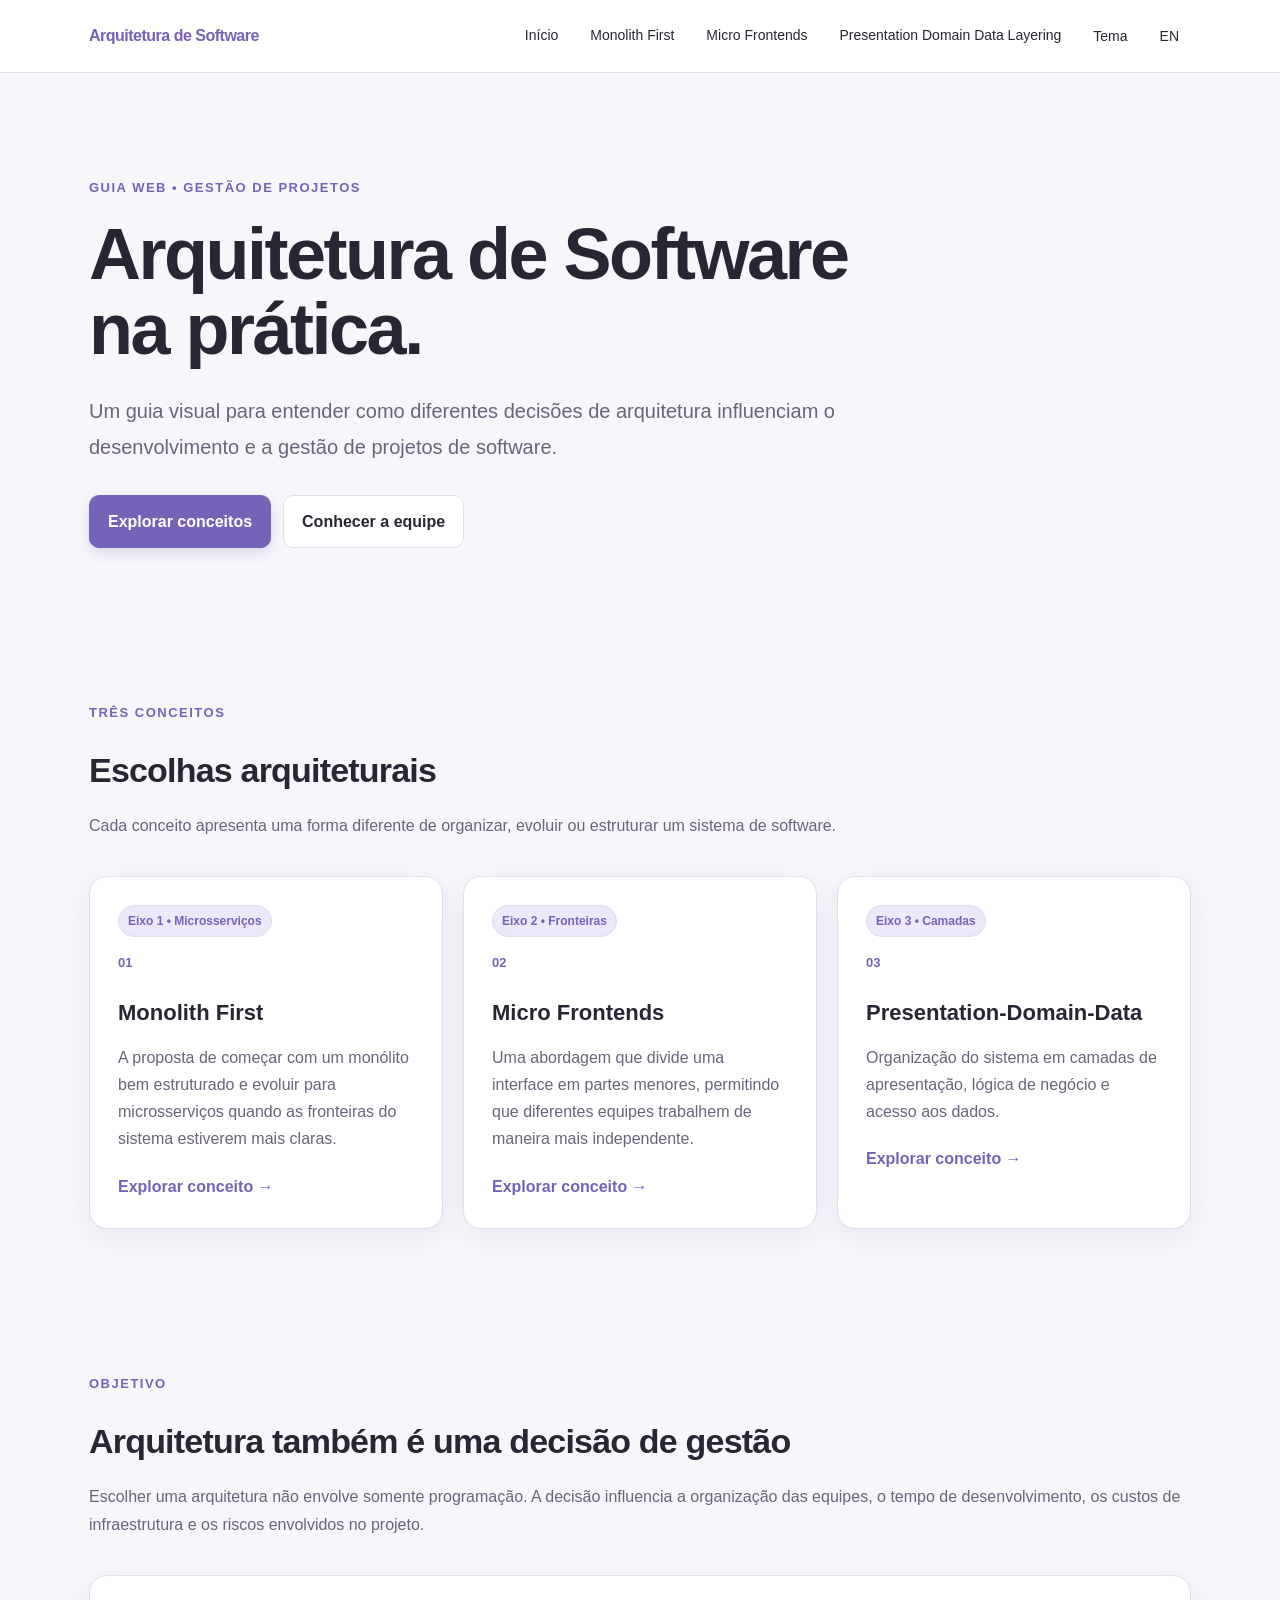
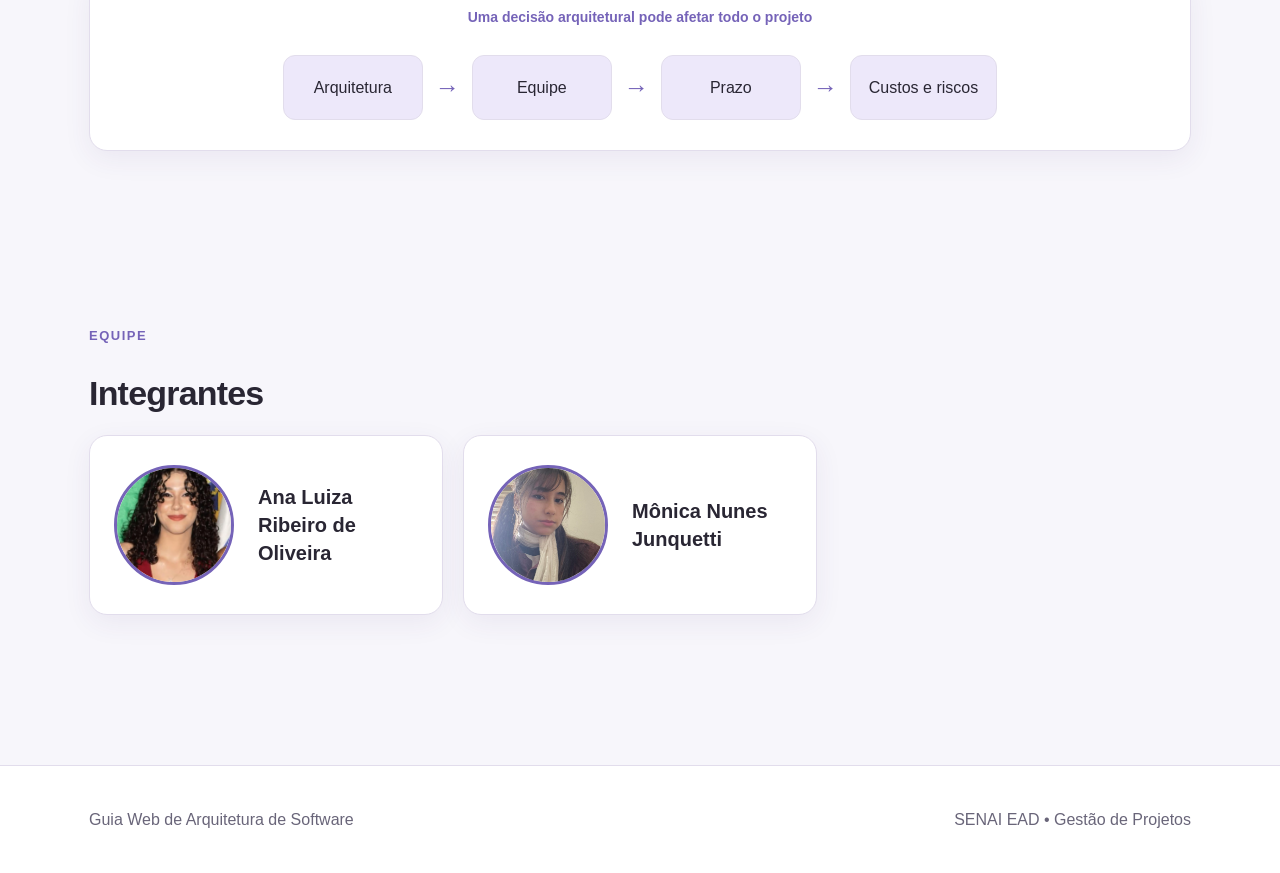
<file: index.html>
<!DOCTYPE html>
<html lang="pt-BR">

<head>

    <meta charset="UTF-8">

    <meta name="viewport" content="width=device-width, initial-scale=1.0">

    <title
        data-pt="Guia Web de Arquitetura de Software"
        data-en="Software Architecture Web Guide">
        Guia Web de Arquitetura de Software
    </title>

    <link rel="stylesheet" href="css/style.css">

</head>

<body>

<header class="navbar">

    <div class="nav-container">

        <a href="index.html" class="logo">
            Arquitetura de Software
        </a>

        <nav class="nav-links">

            <a
                href="index.html"
                data-pt="Início"
                data-en="Home">
                Início
            </a>

            <a
                href="monolith-first.html"
                data-pt="Monolith First"
                data-en="Monolith First">
                Monolith First
            </a>

            <a
                href="micro-frontends.html"
                data-pt="Micro Frontends"
                data-en="Micro Frontends">
                Micro Frontends
            </a>

            <a
                href="camadas.html"
                data-pt="Presentation Domain Data Layering"
                data-en="Presentation Domain Data Layering">
                Presentation Domain Data Layering
            </a>

            <button
                class="nav-button"
                id="themeButton"
                data-pt="Tema"
                data-en="Theme">
                Tema
            </button>

            <button class="nav-button" id="languageButton">
                EN
            </button>

        </nav>

    </div>

</header>


<main>


<!-- HERO -->

<section class="hero">

    <div class="container">

        <div class="hero-content">

            <span
                class="eyebrow"
                data-pt="Guia Web • Gestão de Projetos"
                data-en="Web Guide • Project Management">
                Guia Web • Gestão de Projetos
            </span>

            <h1
                data-pt="Arquitetura de Software na prática."
                data-en="Software Architecture in practice.">
                Arquitetura de Software na prática.
            </h1>

            <p
                data-pt="Um guia visual para entender como diferentes decisões de arquitetura influenciam o desenvolvimento e a gestão de projetos de software."
                data-en="A visual guide to understanding how different architectural decisions influence software development and project management.">
                Um guia visual para entender como diferentes decisões
                de arquitetura influenciam o desenvolvimento e a gestão
                de projetos de software.
            </p>

            <div class="hero-buttons">

                <a
                    href="#conceitos"
                    class="btn btn-primary"
                    data-pt="Explorar conceitos"
                    data-en="Explore concepts">
                    Explorar conceitos
                </a>

                <a
                    href="#equipe"
                    class="btn btn-secondary"
                    data-pt="Conhecer a equipe"
                    data-en="Meet the team">
                    Conhecer a equipe
                </a>

            </div>

        </div>

    </div>

</section>


<!-- CONCEITOS -->

<section class="section" id="conceitos">

    <div class="container">

        <span
            class="eyebrow"
            data-pt="Três conceitos"
            data-en="Three concepts">
            Três conceitos
        </span>

        <h2
            class="section-title"
            data-pt="Escolhas arquiteturais"
            data-en="Architectural choices">
            Escolhas arquiteturais
        </h2>

        <p
            class="section-description"
            data-pt="Cada conceito apresenta uma forma diferente de organizar, evoluir ou estruturar um sistema de software."
            data-en="Each concept presents a different way of organizing, evolving, or structuring a software system.">
            Cada conceito apresenta uma forma diferente de organizar,
            evoluir ou estruturar um sistema de software.
        </p>


        <div class="cards">


            <!-- MONOLITH FIRST -->

            <article class="card">

                <span
                    class="tag"
                    data-pt="Eixo 1 • Microsserviços"
                    data-en="Axis 1 • Microservices">
                    Eixo 1 • Microsserviços
                </span>

                <div class="card-number">
                    01
                </div>

                <h3>
                    Monolith First
                </h3>

                <p
                    data-pt="A proposta de começar com um monólito bem estruturado e evoluir para microsserviços quando as fronteiras do sistema estiverem mais claras."
                    data-en="The proposal of starting with a well-structured monolith and evolving to microservices when the system boundaries become clearer.">
                    A proposta de começar com um monólito bem estruturado
                    e evoluir para microsserviços quando as fronteiras
                    do sistema estiverem mais claras.
                </p>

                <a
                    href="monolith-first.html"
                    class="card-link"
                    data-pt="Explorar conceito →"
                    data-en="Explore concept →">
                    Explorar conceito →
                </a>

            </article>


            <!-- MICRO FRONTENDS -->

            <article class="card">

                <span
                    class="tag"
                    data-pt="Eixo 2 • Fronteiras"
                    data-en="Axis 2 • Boundaries">
                    Eixo 2 • Fronteiras
                </span>

                <div class="card-number">
                    02
                </div>

                <h3>
                    Micro Frontends
                </h3>

                <p
                    data-pt="Uma abordagem que divide uma interface em partes menores, permitindo que diferentes equipes trabalhem de maneira mais independente."
                    data-en="An approach that divides an interface into smaller parts, allowing different teams to work more independently.">
                    Uma abordagem que divide uma interface em partes menores,
                    permitindo que diferentes equipes trabalhem de maneira
                    mais independente.
                </p>

                <a
                    href="micro-frontends.html"
                    class="card-link"
                    data-pt="Explorar conceito →"
                    data-en="Explore concept →">
                    Explorar conceito →
                </a>

            </article>


            <!-- CAMADAS -->

            <article class="card">

                <span
                    class="tag"
                    data-pt="Eixo 3 • Camadas"
                    data-en="Axis 3 • Layers">
                    Eixo 3 • Camadas
                </span>

                <div class="card-number">
                    03
                </div>

                <h3>
                    Presentation-Domain-Data
                </h3>

                <p
                    data-pt="Organização do sistema em camadas de apresentação, lógica de negócio e acesso aos dados."
                    data-en="Organization of the system into presentation, business logic, and data access layers.">
                    Organização do sistema em camadas de apresentação,
                    lógica de negócio e acesso aos dados.
                </p>

                <a
                    href="camadas.html"
                    class="card-link"
                    data-pt="Explorar conceito →"
                    data-en="Explore concept →">
                    Explorar conceito →
                </a>

            </article>

        </div>

    </div>

</section>


<!-- OBJETIVO -->

<section class="section">

    <div class="container">

        <span
            class="eyebrow"
            data-pt="Objetivo"
            data-en="Objective">
            Objetivo
        </span>

        <h2
            class="section-title"
            data-pt="Arquitetura também é uma decisão de gestão"
            data-en="Architecture is also a management decision">
            Arquitetura também é uma decisão de gestão
        </h2>

        <p
            class="section-description"
            data-pt="Escolher uma arquitetura não envolve somente programação. A decisão influencia a organização das equipes, o tempo de desenvolvimento, os custos de infraestrutura e os riscos envolvidos no projeto."
            data-en="Choosing an architecture is not only about programming. The decision influences team organization, development time, infrastructure costs, and the risks involved in the project.">
            Escolher uma arquitetura não envolve somente programação.
            A decisão influencia a organização das equipes, o tempo de
            desenvolvimento, os custos de infraestrutura e os riscos
            envolvidos no projeto.
        </p>


        <div class="diagram">

            <div
                class="diagram-title"
                data-pt="Uma decisão arquitetural pode afetar todo o projeto"
                data-en="An architectural decision can affect the entire project">
                Uma decisão arquitetural pode afetar todo o projeto
            </div>

            <div class="diagram-row">

                <div
                    class="diagram-box"
                    data-pt="Arquitetura"
                    data-en="Architecture">
                    Arquitetura
                </div>

                <div class="arrow">→</div>

                <div
                    class="diagram-box"
                    data-pt="Equipe"
                    data-en="Team">
                    Equipe
                </div>

                <div class="arrow">→</div>

                <div
                    class="diagram-box"
                    data-pt="Prazo"
                    data-en="Deadline">
                    Prazo
                </div>

                <div class="arrow">→</div>

                <div
                    class="diagram-box"
                    data-pt="Custos e riscos"
                    data-en="Costs and risks">
                    Custos e riscos
                </div>

            </div>

        </div>

    </div>

</section>


<!-- EQUIPE -->

<section class="section" id="equipe">

    <div class="container">

        <span
            class="eyebrow"
            data-pt="Equipe"
            data-en="Team">
            Equipe
        </span>

        <h2
            class="section-title"
            data-pt="Integrantes"
            data-en="Team members">
            Integrantes
        </h2>

        <div class="cards">

            <div class="card integrante-card">

                <img
                    src="images/ana.jpeg"
                    alt="Foto de Ana Luiza Ribeiro de Oliveira"
                    class="integrante-foto"
                >

                <h3>
                    Ana Luiza Ribeiro de Oliveira
                </h3>

            </div>


            <div class="card integrante-card">

                <img
                    src="images/monica.jpeg"
                    alt="Foto de Mônica Nunes Junquetti"
                    class="integrante-foto"
                >

                <h3>
                    Mônica Nunes Junquetti
                </h3>

            </div>

        </div>

    </div>

</section>

</main>


<footer>

    <div class="container footer-content">

        <div
            data-pt="Guia Web de Arquitetura de Software"
            data-en="Software Architecture Web Guide">
            Guia Web de Arquitetura de Software
        </div>

        <div
            data-pt="SENAI EAD • Gestão de Projetos"
            data-en="SENAI EAD • Project Management">
            SENAI EAD • Gestão de Projetos
        </div>

    </div>

</footer>


<script src="js/script.js"></script>

</body>

</html>
</file>
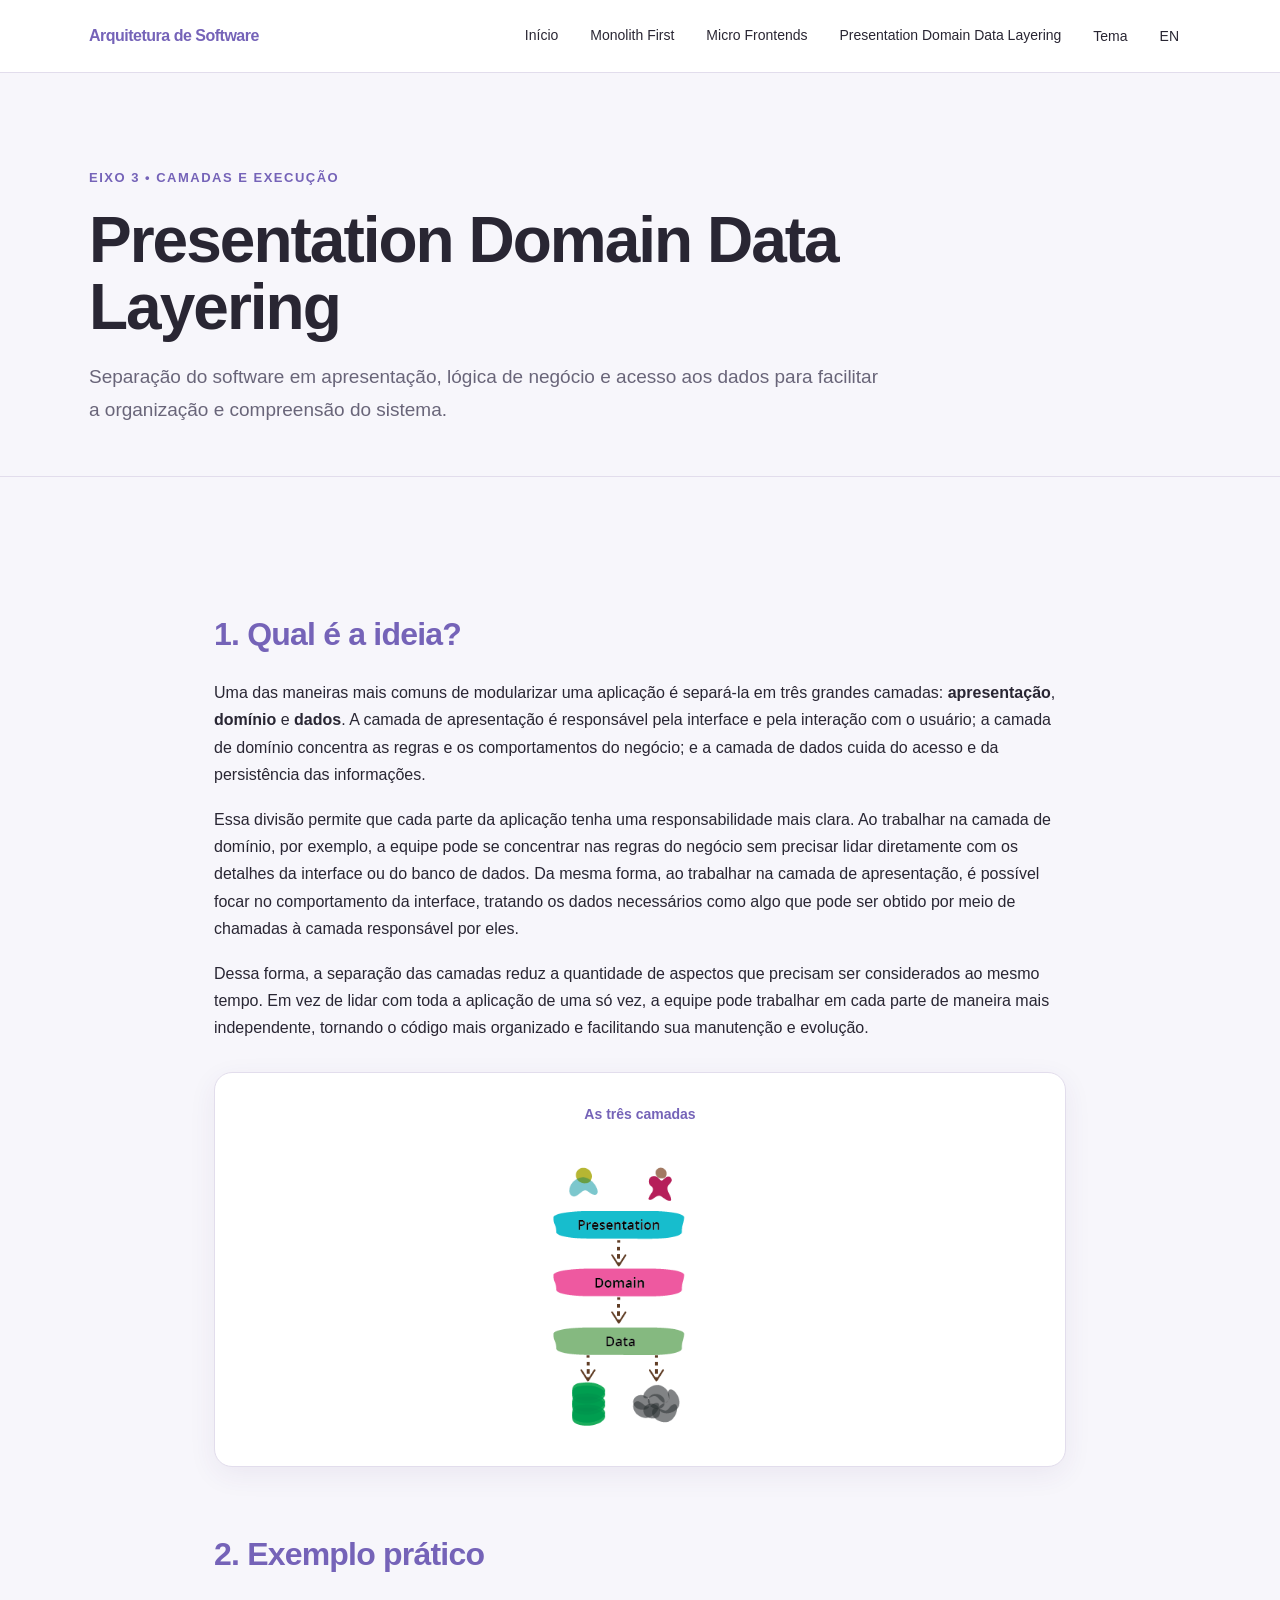
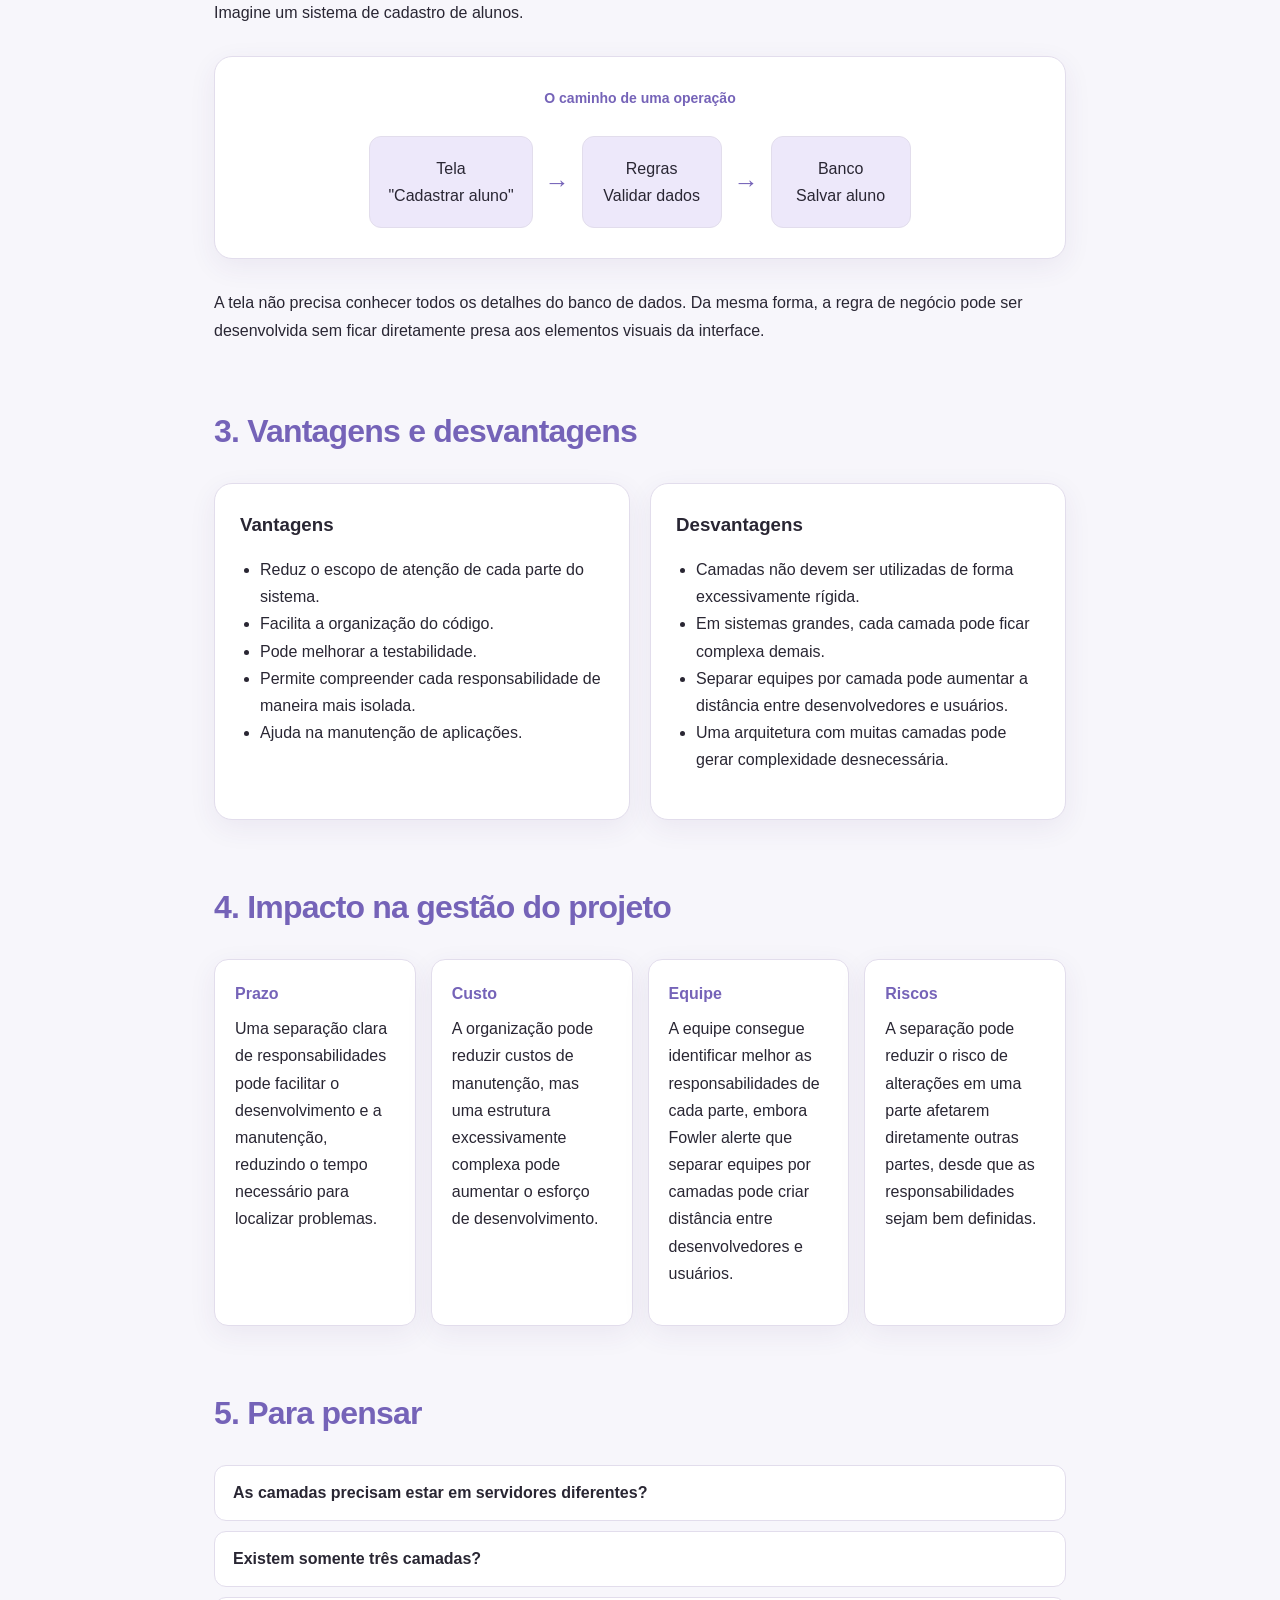
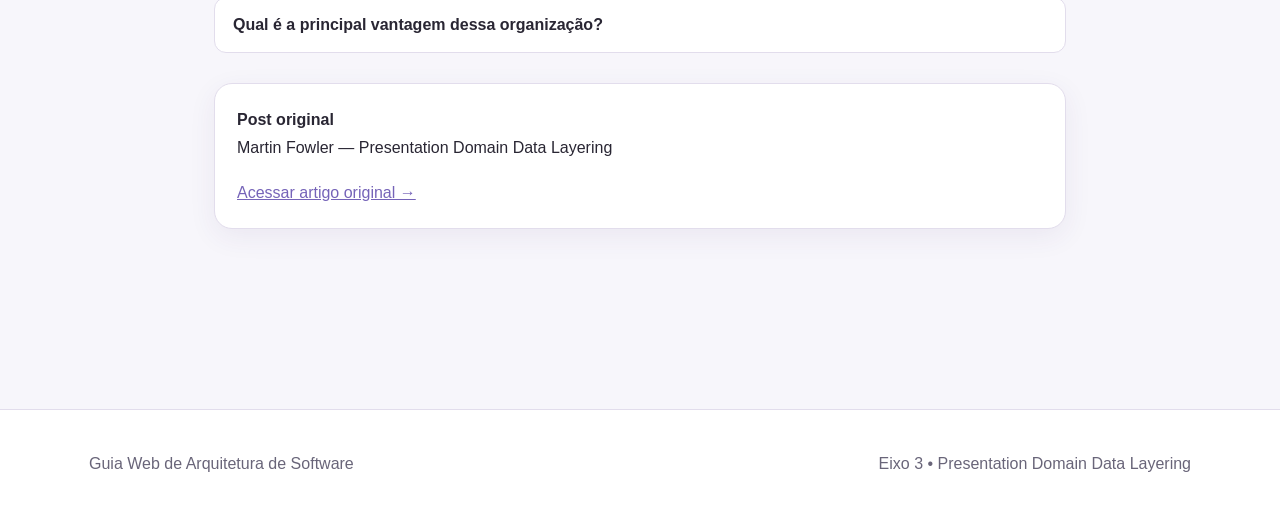
<file: camadas.html>
<!DOCTYPE html>
<html lang="pt-BR">

<head>

    <meta charset="UTF-8">

    <meta name="viewport" content="width=device-width, initial-scale=1.0">

    <title
        data-pt="Arquitetura em Camadas | Arquitetura de Software"
        data-en="Layered Architecture | Software Architecture">
        Arquitetura em Camadas | Arquitetura de Software
    </title>

    <link rel="stylesheet" href="css/style.css">

</head>

<body>

<header class="navbar">

<div class="nav-container">

<a href="index.html" class="logo">
    Arquitetura de Software
</a>

<nav class="nav-links">

<a
    href="index.html"
    data-pt="Início"
    data-en="Home">
    Início
</a>

<a
    href="monolith-first.html"
    data-pt="Monolith First"
    data-en="Monolith First">
    Monolith First
</a>

<a
    href="micro-frontends.html"
    data-pt="Micro Frontends"
    data-en="Micro Frontends">
    Micro Frontends
</a>

<a
    href="camadas.html"
    data-pt="Presentation Domain Data Layering"
    data-en="Presentation Domain Data Layering">
    Presentation Domain Data Layering
</a>

<button
    class="nav-button"
    id="themeButton"
    data-pt="Tema"
    data-en="Theme">
    Tema
</button>

<button class="nav-button" id="languageButton">
    EN
</button>

</nav>

</div>

</header>


<main>

<section class="article-header">

<div class="container">

<span
    class="eyebrow"
    data-pt="Eixo 3 • Camadas e execução"
    data-en="Axis 3 • Layers and execution">
    Eixo 3 • Camadas e execução
</span>

<h1>
    Presentation Domain Data Layering
</h1>

<p
    data-pt="Separação do software em apresentação, lógica de negócio e acesso aos dados para facilitar a organização e compreensão do sistema."
    data-en="Separation of software into presentation, business logic, and data access to make the system easier to organize and understand.">
    Separação do software em apresentação, lógica de negócio e acesso aos dados para facilitar a organização e compreensão do sistema.
</p>

</div>

</section>


<section class="section">

<div class="container article">


<h2
    data-pt="1. Qual é a ideia?"
    data-en="1. What is the idea?">
    1. Qual é a ideia?
</h2>

<p
    data-pt="Uma das maneiras mais comuns de modularizar uma aplicação é separá-la em três grandes camadas: <strong>apresentação</strong>, <strong>domínio</strong> e <strong>dados</strong>. A camada de apresentação é responsável pela interface e pela interação com o usuário; a camada de domínio concentra as regras e os comportamentos do negócio; e a camada de dados cuida do acesso e da persistência das informações."
    data-en="One of the most common ways to modularize an application is to separate it into three main layers: <strong>presentation</strong>, <strong>domain</strong>, and <strong>data</strong>. The presentation layer is responsible for the interface and user interaction; the domain layer contains business rules and behaviors; and the data layer handles access to and persistence of information.">
    Uma das maneiras mais comuns de modularizar uma aplicação é separá-la em três grandes camadas: <strong>apresentação</strong>, <strong>domínio</strong> e <strong>dados</strong>. A camada de apresentação é responsável pela interface e pela interação com o usuário; a camada de domínio concentra as regras e os comportamentos do negócio; e a camada de dados cuida do acesso e da persistência das informações.
</p>

<p
    data-pt="Essa divisão permite que cada parte da aplicação tenha uma responsabilidade mais clara. Ao trabalhar na camada de domínio, por exemplo, a equipe pode se concentrar nas regras do negócio sem precisar lidar diretamente com os detalhes da interface ou do banco de dados. Da mesma forma, ao trabalhar na camada de apresentação, é possível focar no comportamento da interface, tratando os dados necessários como algo que pode ser obtido por meio de chamadas à camada responsável por eles."
    data-en="This division gives each part of the application a clearer responsibility. When working on the domain layer, for example, the team can focus on business rules without having to deal directly with interface or database details. Likewise, when working on the presentation layer, the team can focus on interface behavior and treat the required data as something that can be obtained through calls to the responsible layer.">
    Essa divisão permite que cada parte da aplicação tenha uma responsabilidade mais clara. Ao trabalhar na camada de domínio, por exemplo, a equipe pode se concentrar nas regras do negócio sem precisar lidar diretamente com os detalhes da interface ou do banco de dados. Da mesma forma, ao trabalhar na camada de apresentação, é possível focar no comportamento da interface, tratando os dados necessários como algo que pode ser obtido por meio de chamadas à camada responsável por eles.
</p>

<p
    data-pt="Dessa forma, a separação das camadas reduz a quantidade de aspectos que precisam ser considerados ao mesmo tempo. Em vez de lidar com toda a aplicação de uma só vez, a equipe pode trabalhar em cada parte de maneira mais independente, tornando o código mais organizado e facilitando sua manutenção e evolução."
    data-en="In this way, separating the layers reduces the number of aspects that need to be considered at the same time. Instead of dealing with the entire application at once, the team can work on each part more independently, making the code more organized and facilitating maintenance and evolution.">
    Dessa forma, a separação das camadas reduz a quantidade de aspectos que precisam ser considerados ao mesmo tempo. Em vez de lidar com toda a aplicação de uma só vez, a equipe pode trabalhar em cada parte de maneira mais independente, tornando o código mais organizado e facilitando sua manutenção e evolução.
</p>


<div class="diagram">

    <div
        class="diagram-title"
        data-pt="As três camadas"
        data-en="The three layers">
        As três camadas
    </div>

    <img
        src="images/camadas-arquitetura.png"
        alt="Diagrama das três camadas: apresentação, domínio e dados"
        class="diagram-image"
    >

</div>


<h2
    data-pt="2. Exemplo prático"
    data-en="2. Practical example">
    2. Exemplo prático
</h2>

<p
    data-pt="Imagine um sistema de cadastro de alunos."
    data-en="Imagine a student registration system.">
    Imagine um sistema de cadastro de alunos.
</p>


<div class="diagram">

<div
    class="diagram-title"
    data-pt="O caminho de uma operação"
    data-en="The path of an operation">
    O caminho de uma operação
</div>

<div class="diagram-row">

<div class="diagram-box">
    <span
        data-pt="Tela<br>&quot;Cadastrar aluno&quot;"
        data-en="Interface<br>&quot;Register student&quot;">
        Tela<br>
        "Cadastrar aluno"
    </span>
</div>

<div class="arrow">
    →
</div>

<div class="diagram-box">
    <span
        data-pt="Regras<br>Validar dados"
        data-en="Rules<br>Validate data">
        Regras<br>
        Validar dados
    </span>
</div>

<div class="arrow">
    →
</div>

<div class="diagram-box">
    <span
        data-pt="Banco<br>Salvar aluno"
        data-en="Database<br>Save student">
        Banco<br>
        Salvar aluno
    </span>
</div>

</div>

</div>


<p
    data-pt="A tela não precisa conhecer todos os detalhes do banco de dados. Da mesma forma, a regra de negócio pode ser desenvolvida sem ficar diretamente presa aos elementos visuais da interface."
    data-en="The interface does not need to know all the details of the database. Likewise, business rules can be developed without being directly tied to the visual elements of the interface.">
    A tela não precisa conhecer todos os detalhes do banco de dados.
    Da mesma forma, a regra de negócio pode ser desenvolvida sem ficar
    diretamente presa aos elementos visuais da interface.
</p>


<h2
    data-pt="3. Vantagens e desvantagens"
    data-en="3. Advantages and disadvantages">
    3. Vantagens e desvantagens
</h2>


<div class="pros-cons">

<div class="pros">

<h3
    data-pt="Vantagens"
    data-en="Advantages">
    Vantagens
</h3>

<ul>

<li
    data-pt="Reduz o escopo de atenção de cada parte do sistema."
    data-en="Reduces the scope of attention for each part of the system.">
    Reduz o escopo de atenção de cada parte do sistema.
</li>

<li
    data-pt="Facilita a organização do código."
    data-en="Makes code organization easier.">
    Facilita a organização do código.
</li>

<li
    data-pt="Pode melhorar a testabilidade."
    data-en="Can improve testability.">
    Pode melhorar a testabilidade.
</li>

<li
    data-pt="Permite compreender cada responsabilidade de maneira mais isolada."
    data-en="Allows each responsibility to be understood more independently.">
    Permite compreender cada responsabilidade de maneira mais isolada.
</li>

<li
    data-pt="Ajuda na manutenção de aplicações."
    data-en="Helps with application maintenance.">
    Ajuda na manutenção de aplicações.
</li>

</ul>

</div>


<div class="cons">

<h3
    data-pt="Desvantagens"
    data-en="Disadvantages">
    Desvantagens
</h3>

<ul>

<li
    data-pt="Camadas não devem ser utilizadas de forma excessivamente rígida."
    data-en="Layers should not be used in an excessively rigid way.">
    Camadas não devem ser utilizadas de forma excessivamente rígida.
</li>

<li
    data-pt="Em sistemas grandes, cada camada pode ficar complexa demais."
    data-en="In large systems, each layer can become too complex.">
    Em sistemas grandes, cada camada pode ficar complexa demais.
</li>

<li
    data-pt="Separar equipes por camada pode aumentar a distância entre desenvolvedores e usuários."
    data-en="Separating teams by layer can increase the distance between developers and users.">
    Separar equipes por camada pode aumentar a distância entre
    desenvolvedores e usuários.
</li>

<li
    data-pt="Uma arquitetura com muitas camadas pode gerar complexidade desnecessária."
    data-en="An architecture with too many layers can create unnecessary complexity.">
    Uma arquitetura com muitas camadas pode gerar complexidade desnecessária.
</li>

</ul>

</div>

</div>


<h2
    data-pt="4. Impacto na gestão do projeto"
    data-en="4. Impact on project management">
    4. Impacto na gestão do projeto
</h2>


<div class="impact-grid">


<div class="impact-card">

<strong
    data-pt="Prazo"
    data-en="Deadline">
    Prazo
</strong>

<p
    data-pt="Uma separação clara de responsabilidades pode facilitar o desenvolvimento e a manutenção, reduzindo o tempo necessário para localizar problemas."
    data-en="A clear separation of responsibilities can facilitate development and maintenance, reducing the time needed to locate problems.">
    Uma separação clara de responsabilidades pode facilitar o desenvolvimento
    e a manutenção, reduzindo o tempo necessário para localizar problemas.
</p>

</div>


<div class="impact-card">

<strong
    data-pt="Custo"
    data-en="Cost">
    Custo
</strong>

<p
    data-pt="A organização pode reduzir custos de manutenção, mas uma estrutura excessivamente complexa pode aumentar o esforço de desenvolvimento."
    data-en="The organization can reduce maintenance costs, but an excessively complex structure can increase development effort.">
    A organização pode reduzir custos de manutenção, mas uma estrutura
    excessivamente complexa pode aumentar o esforço de desenvolvimento.
</p>

</div>


<div class="impact-card">

<strong
    data-pt="Equipe"
    data-en="Team">
    Equipe
</strong>

<p
    data-pt="A equipe consegue identificar melhor as responsabilidades de cada parte, embora Fowler alerte que separar equipes por camadas pode criar distância entre desenvolvedores e usuários."
    data-en="The team can better identify the responsibilities of each part, although Fowler warns that separating teams by layers can create distance between developers and users.">
    A equipe consegue identificar melhor as responsabilidades de cada parte,
    embora Fowler alerte que separar equipes por camadas pode criar distância
    entre desenvolvedores e usuários.
</p>

</div>


<div class="impact-card">

<strong
    data-pt="Riscos"
    data-en="Risks">
    Riscos
</strong>

<p
    data-pt="A separação pode reduzir o risco de alterações em uma parte afetarem diretamente outras partes, desde que as responsabilidades sejam bem definidas."
    data-en="The separation can reduce the risk of changes in one part directly affecting other parts, as long as responsibilities are clearly defined.">
    A separação pode reduzir o risco de alterações em uma parte afetarem
    diretamente outras partes, desde que as responsabilidades sejam bem definidas.
</p>

</div>

</div>


<h2
    data-pt="5. Para pensar"
    data-en="5. Questions to consider">
    5. Para pensar
</h2>


<div class="accordion">


<div class="accordion-item">

<button
    class="accordion-button"
    data-pt="As camadas precisam estar em servidores diferentes?"
    data-en="Do the layers need to be on different servers?">
    As camadas precisam estar em servidores diferentes?
</button>

<div class="accordion-content">

<p
    data-pt="Não. Fowler destaca que as camadas são principalmente uma separação lógica. As três podem estar executando no mesmo computador."
    data-en="No. Fowler emphasizes that layers are mainly a logical separation. All three can run on the same computer.">
    Não. Fowler destaca que as camadas são principalmente uma separação
    lógica. As três podem estar executando no mesmo computador.
</p>

</div>

</div>


<div class="accordion-item">

<button
    class="accordion-button"
    data-pt="Existem somente três camadas?"
    data-en="Are there only three layers?">
    Existem somente três camadas?
</button>

<div class="accordion-content">

<p
    data-pt="Não. É possível utilizar mais camadas. O importante é preservar uma separação coerente das responsabilidades e evitar complexidade sem necessidade."
    data-en="No. It is possible to use more layers. The important thing is to maintain a coherent separation of responsibilities and avoid unnecessary complexity.">
    Não. É possível utilizar mais camadas. O importante é preservar uma
    separação coerente das responsabilidades e evitar complexidade sem necessidade.
</p>

</div>

</div>


<div class="accordion-item">

<button
    class="accordion-button"
    data-pt="Qual é a principal vantagem dessa organização?"
    data-en="What is the main advantage of this organization?">
    Qual é a principal vantagem dessa organização?
</button>

<div class="accordion-content">

<p
    data-pt="Uma das principais vantagens apontadas por Fowler é reduzir o escopo de atenção, permitindo que o desenvolvedor se concentre em uma parte do problema sem precisar considerar todas as outras ao mesmo tempo."
    data-en="One of the main advantages pointed out by Fowler is reducing the scope of attention, allowing developers to focus on one part of the problem without having to consider all the others at the same time.">
    Uma das principais vantagens apontadas por Fowler é reduzir o escopo
    de atenção, permitindo que o desenvolvedor se concentre em uma parte
    do problema sem precisar considerar todas as outras ao mesmo tempo.
</p>

</div>

</div>

</div>


<div class="source-box">

<strong
    data-pt="Post original"
    data-en="Original post">
    Post original
</strong>

<p>
    Martin Fowler — Presentation Domain Data Layering
</p>

<a
    href="https://martinfowler.com/bliki/PresentationDomainDataLayering.html"
    target="_blank"
    data-pt="Acessar artigo original →"
    data-en="Access original article →">
    Acessar artigo original →
</a>

</div>


</div>

</section>

</main>


<footer>

<div class="container footer-content">

<div
    data-pt="Guia Web de Arquitetura de Software"
    data-en="Software Architecture Web Guide">
    Guia Web de Arquitetura de Software
</div>

<div
    data-pt="Eixo 3 • Presentation Domain Data Layering"
    data-en="Axis 3 • Presentation Domain Data Layering">
    Eixo 3 • Presentation Domain Data Layering
</div>

</div>

</footer>


<script src="js/script.js"></script>

</body>

</html>
</file>
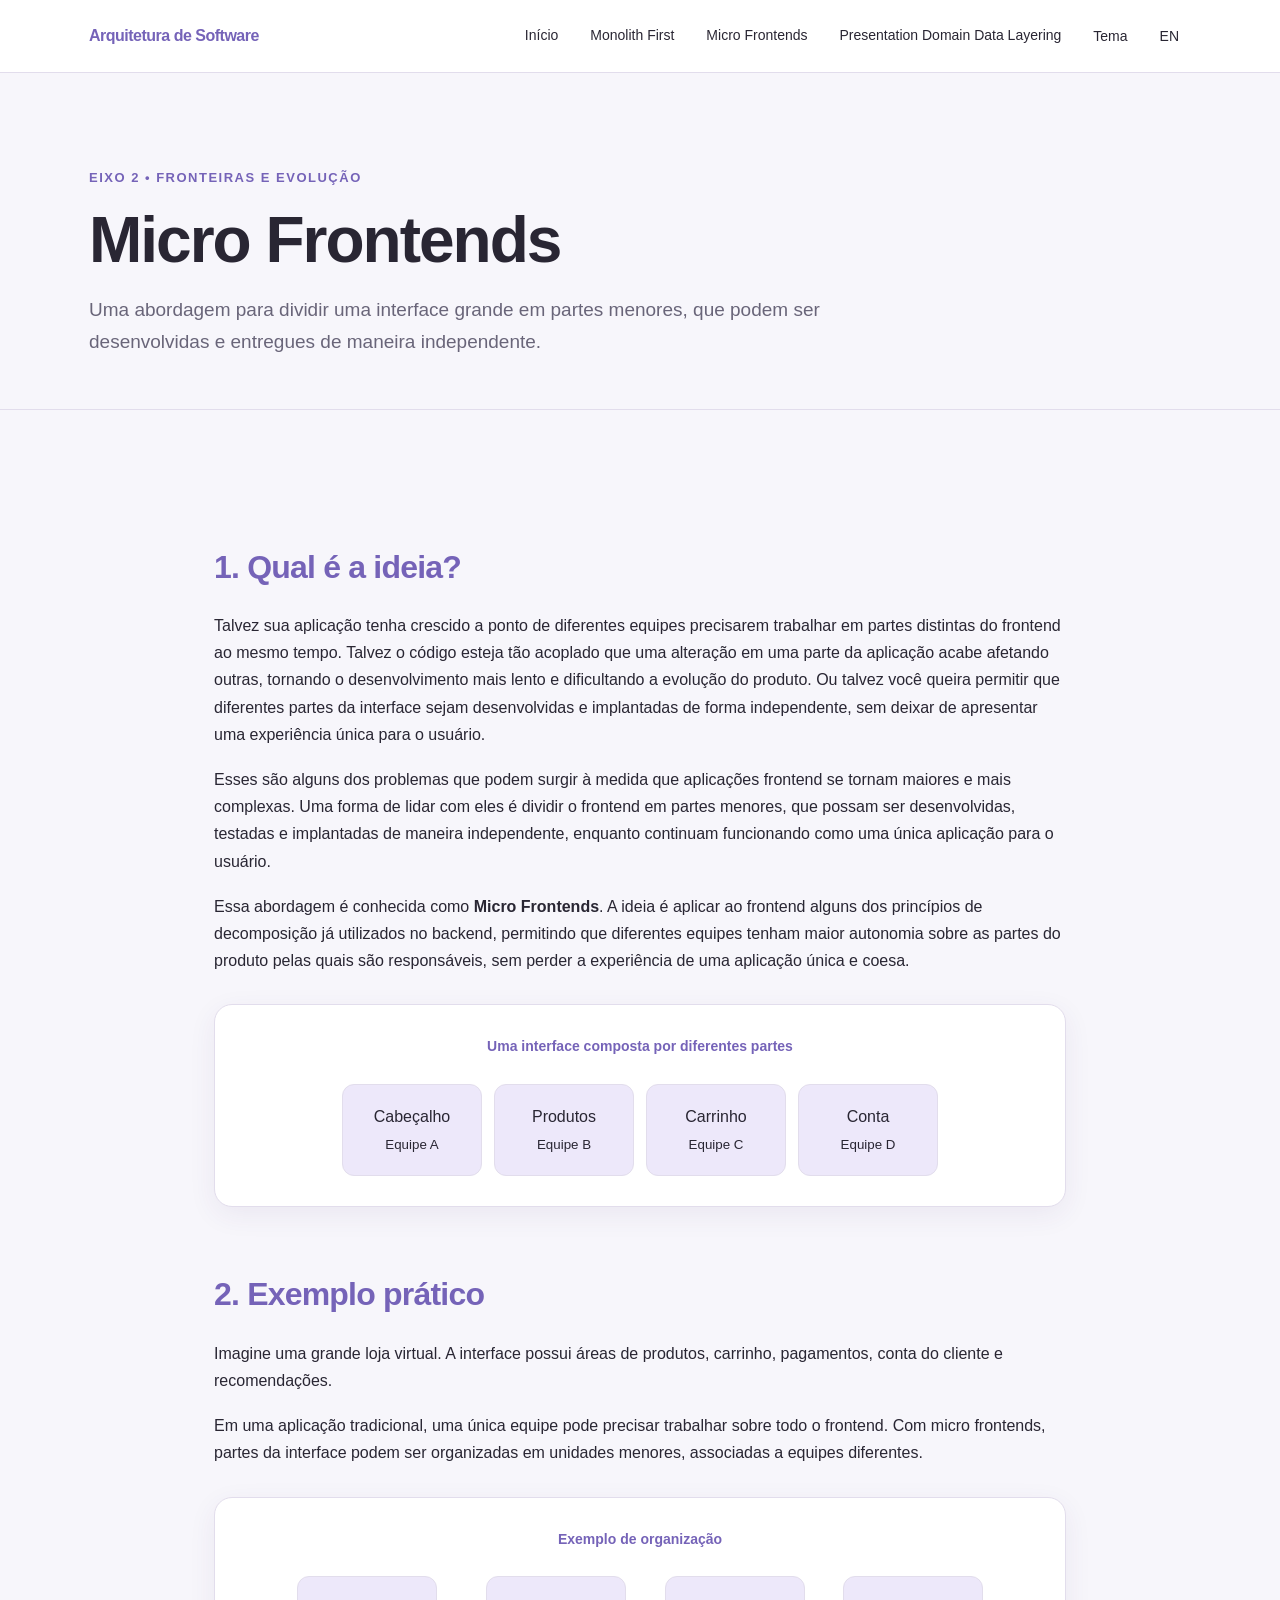
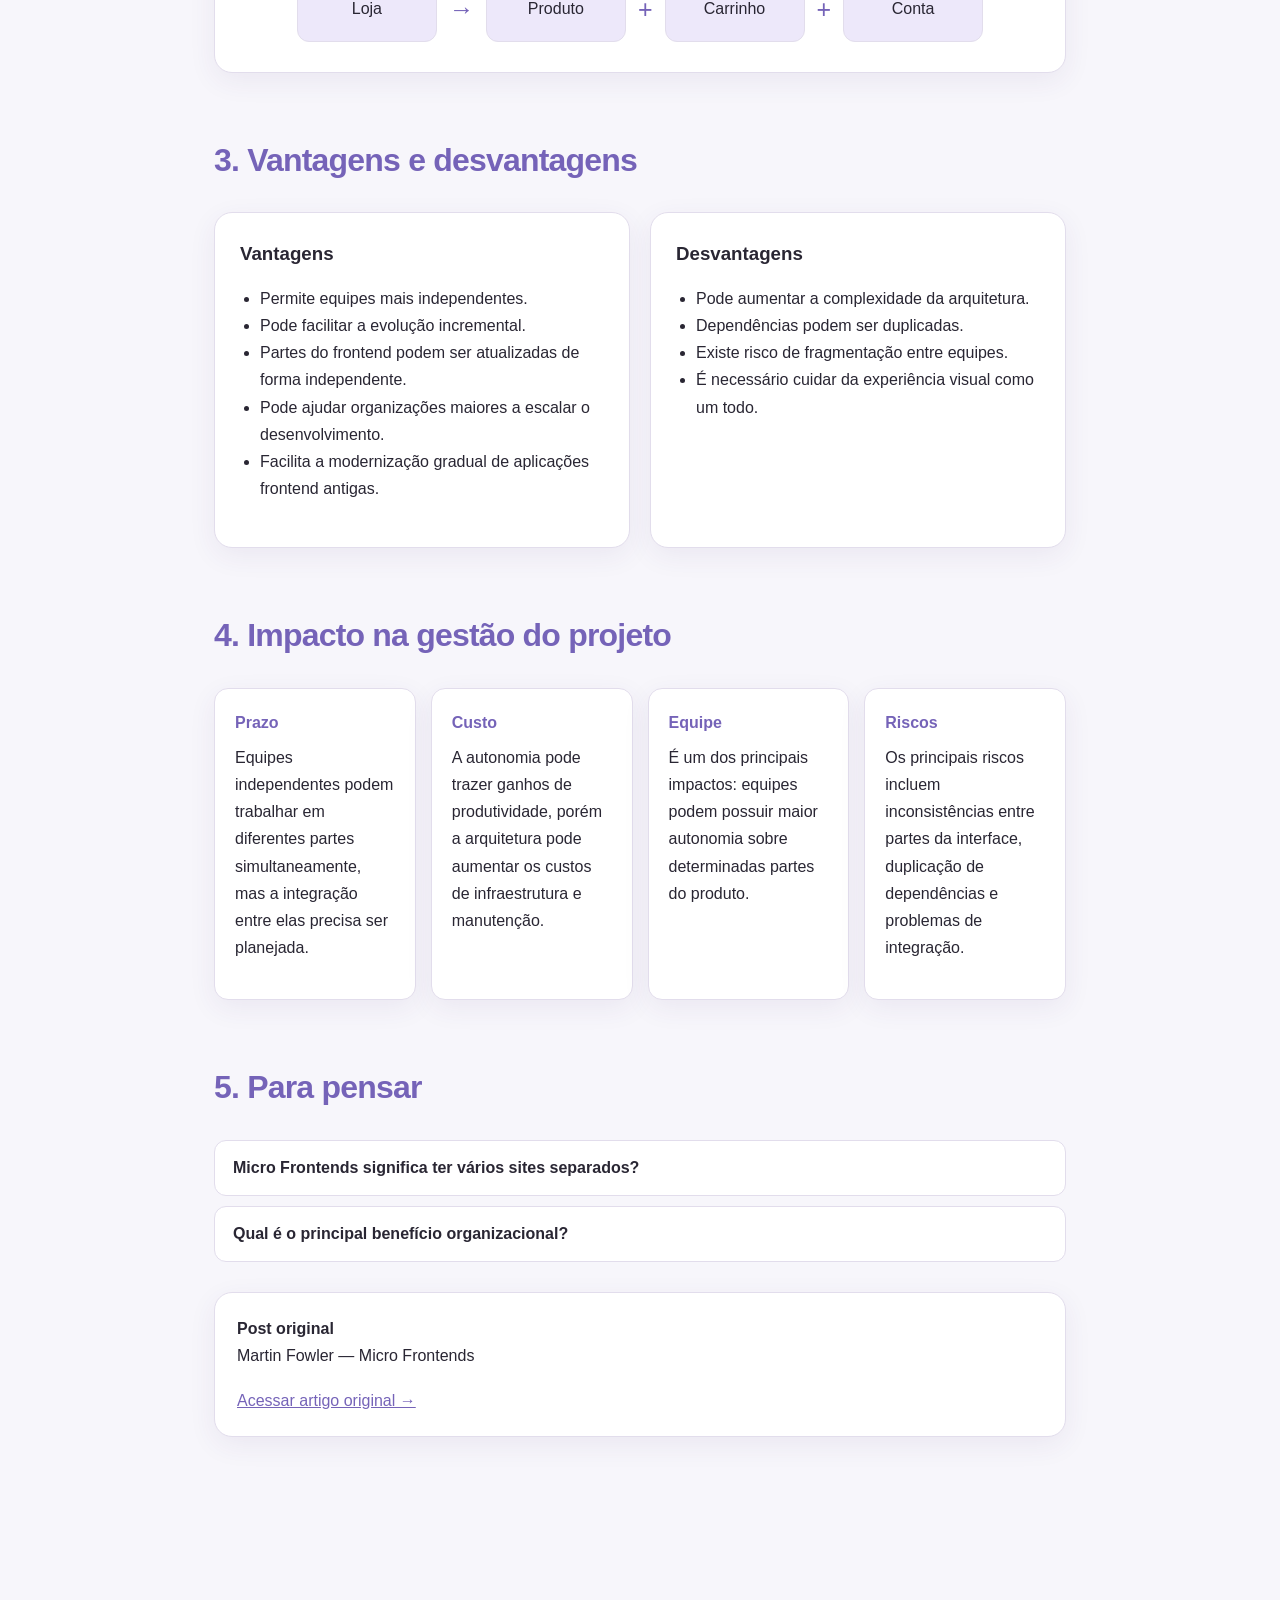
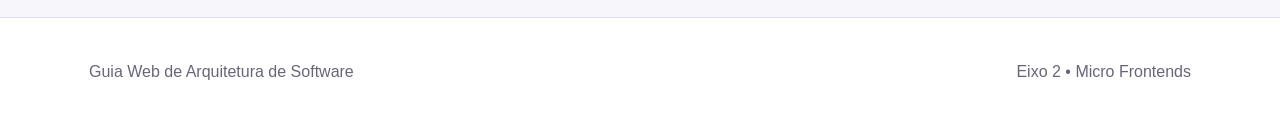
<file: micro-frontends.html>
<!DOCTYPE html>
<html lang="pt-BR">

<head>

    <meta charset="UTF-8">

    <meta name="viewport" content="width=device-width, initial-scale=1.0">

    <title
        data-pt="Micro Frontends | Arquitetura de Software"
        data-en="Micro Frontends | Software Architecture">
        Micro Frontends | Arquitetura de Software
    </title>

    <link rel="stylesheet" href="css/style.css">

</head>

<body>

<header class="navbar">

    <div class="nav-container">

        <a href="index.html" class="logo">
            Arquitetura de Software
        </a>

        <nav class="nav-links">

            <a
                href="index.html"
                data-pt="Início"
                data-en="Home">
                Início
            </a>

            <a
                href="monolith-first.html"
                data-pt="Monolith First"
                data-en="Monolith First">
                Monolith First
            </a>

            <a
                href="micro-frontends.html"
                data-pt="Micro Frontends"
                data-en="Micro Frontends">
                Micro Frontends
            </a>

            <a
                href="camadas.html"
                data-pt="Presentation Domain Data Layering"
                data-en="Presentation Domain Data Layering">
                Presentation Domain Data Layering
            </a>

            <button
                class="nav-button"
                id="themeButton"
                data-pt="Tema"
                data-en="Theme">
                Tema
            </button>

            <button class="nav-button" id="languageButton">
                EN
            </button>

        </nav>

    </div>

</header>


<main>

<section class="article-header">

<div class="container">

<span
    class="eyebrow"
    data-pt="Eixo 2 • Fronteiras e evolução"
    data-en="Axis 2 • Boundaries and evolution">
    Eixo 2 • Fronteiras e evolução
</span>

<h1>
    Micro Frontends
</h1>

<p
    data-pt="Uma abordagem para dividir uma interface grande em partes menores, que podem ser desenvolvidas e entregues de maneira independente."
    data-en="An approach to dividing a large interface into smaller parts that can be developed and delivered independently.">
    Uma abordagem para dividir uma interface grande em partes menores,
    que podem ser desenvolvidas e entregues de maneira independente.
</p>

</div>

</section>


<section class="section">

<div class="container article">


<h2
    data-pt="1. Qual é a ideia?"
    data-en="1. What is the idea?">
    1. Qual é a ideia?
</h2>

<p
    data-pt="Talvez sua aplicação tenha crescido a ponto de diferentes equipes precisarem trabalhar em partes distintas do frontend ao mesmo tempo. Talvez o código esteja tão acoplado que uma alteração em uma parte da aplicação acabe afetando outras, tornando o desenvolvimento mais lento e dificultando a evolução do produto. Ou talvez você queira permitir que diferentes partes da interface sejam desenvolvidas e implantadas de forma independente, sem deixar de apresentar uma experiência única para o usuário."
    data-en="Perhaps your application has grown to the point where different teams need to work on distinct parts of the frontend at the same time. The code may be so tightly coupled that a change in one part of the application affects others, making development slower and making product evolution more difficult. Or perhaps you want different parts of the interface to be developed and deployed independently while still providing a unified experience for the user.">
    Talvez sua aplicação tenha crescido a ponto de diferentes equipes precisarem trabalhar em partes distintas do frontend ao mesmo tempo. Talvez o código esteja tão acoplado que uma alteração em uma parte da aplicação acabe afetando outras, tornando o desenvolvimento mais lento e dificultando a evolução do produto. Ou talvez você queira permitir que diferentes partes da interface sejam desenvolvidas e implantadas de forma independente, sem deixar de apresentar uma experiência única para o usuário.
</p>

<p
    data-pt="Esses são alguns dos problemas que podem surgir à medida que aplicações frontend se tornam maiores e mais complexas. Uma forma de lidar com eles é dividir o frontend em partes menores, que possam ser desenvolvidas, testadas e implantadas de maneira independente, enquanto continuam funcionando como uma única aplicação para o usuário."
    data-en="These are some of the problems that can arise as frontend applications become larger and more complex. One way to address them is to divide the frontend into smaller parts that can be developed, tested, and deployed independently while continuing to function as a single application for the user.">
    Esses são alguns dos problemas que podem surgir à medida que aplicações frontend se tornam maiores e mais complexas. Uma forma de lidar com eles é dividir o frontend em partes menores, que possam ser desenvolvidas, testadas e implantadas de maneira independente, enquanto continuam funcionando como uma única aplicação para o usuário.
</p>

<p
    data-pt="Essa abordagem é conhecida como <strong>Micro Frontends</strong>. A ideia é aplicar ao frontend alguns dos princípios de decomposição já utilizados no backend, permitindo que diferentes equipes tenham maior autonomia sobre as partes do produto pelas quais são responsáveis, sem perder a experiência de uma aplicação única e coesa."
    data-en="This approach is known as <strong>Micro Frontends</strong>. The idea is to apply some of the decomposition principles already used in the backend to the frontend, allowing different teams to have greater autonomy over the parts of the product they are responsible for while maintaining the experience of a single and cohesive application.">
    Essa abordagem é conhecida como <strong>Micro Frontends</strong>. A ideia é aplicar ao frontend alguns dos princípios de decomposição já utilizados no backend, permitindo que diferentes equipes tenham maior autonomia sobre as partes do produto pelas quais são responsáveis, sem perder a experiência de uma aplicação única e coesa.
</p>


<div class="diagram">

<div
    class="diagram-title"
    data-pt="Uma interface composta por diferentes partes"
    data-en="An interface composed of different parts">
    Uma interface composta por diferentes partes
</div>

<div class="diagram-row">

<div class="diagram-box">
    <span
        data-pt="Cabeçalho<br><small>Equipe A</small>"
        data-en="Header<br><small>Team A</small>">
        Cabeçalho<br>
        <small>Equipe A</small>
    </span>
</div>

<div class="diagram-box">
    <span
        data-pt="Produtos<br><small>Equipe B</small>"
        data-en="Products<br><small>Team B</small>">
        Produtos<br>
        <small>Equipe B</small>
    </span>
</div>

<div class="diagram-box">
    <span
        data-pt="Carrinho<br><small>Equipe C</small>"
        data-en="Cart<br><small>Team C</small>">
        Carrinho<br>
        <small>Equipe C</small>
    </span>
</div>

<div class="diagram-box">
    <span
        data-pt="Conta<br><small>Equipe D</small>"
        data-en="Account<br><small>Team D</small>">
        Conta<br>
        <small>Equipe D</small>
    </span>
</div>

</div>

</div>


<h2
    data-pt="2. Exemplo prático"
    data-en="2. Practical example">
    2. Exemplo prático
</h2>

<p
    data-pt="Imagine uma grande loja virtual. A interface possui áreas de produtos, carrinho, pagamentos, conta do cliente e recomendações."
    data-en="Imagine a large online store. The interface has areas for products, shopping cart, payments, customer account, and recommendations.">
    Imagine uma grande loja virtual. A interface possui áreas de produtos,
    carrinho, pagamentos, conta do cliente e recomendações.
</p>

<p
    data-pt="Em uma aplicação tradicional, uma única equipe pode precisar trabalhar sobre todo o frontend. Com micro frontends, partes da interface podem ser organizadas em unidades menores, associadas a equipes diferentes."
    data-en="In a traditional application, a single team may need to work on the entire frontend. With micro frontends, parts of the interface can be organized into smaller units associated with different teams.">
    Em uma aplicação tradicional, uma única equipe pode precisar trabalhar
    sobre todo o frontend. Com micro frontends, partes da interface podem
    ser organizadas em unidades menores, associadas a equipes diferentes.
</p>


<div class="diagram">

<div
    class="diagram-title"
    data-pt="Exemplo de organização"
    data-en="Organization example">
    Exemplo de organização
</div>

<div class="diagram-row">

<div
    class="diagram-box"
    data-pt="Loja"
    data-en="Store">
    Loja
</div>

<div class="arrow">
    →
</div>

<div
    class="diagram-box"
    data-pt="Produto"
    data-en="Product">
    Produto
</div>

<div class="arrow">
    +
</div>

<div
    class="diagram-box"
    data-pt="Carrinho"
    data-en="Cart">
    Carrinho
</div>

<div class="arrow">
    +
</div>

<div
    class="diagram-box"
    data-pt="Conta"
    data-en="Account">
    Conta
</div>

</div>

</div>


<h2
    data-pt="3. Vantagens e desvantagens"
    data-en="3. Advantages and disadvantages">
    3. Vantagens e desvantagens
</h2>


<div class="pros-cons">

<div class="pros">

<h3
    data-pt="Vantagens"
    data-en="Advantages">
    Vantagens
</h3>

<ul>

<li
    data-pt="Permite equipes mais independentes."
    data-en="Allows teams to work more independently.">
    Permite equipes mais independentes.
</li>

<li
    data-pt="Pode facilitar a evolução incremental."
    data-en="Can facilitate incremental evolution.">
    Pode facilitar a evolução incremental.
</li>

<li
    data-pt="Partes do frontend podem ser atualizadas de forma independente."
    data-en="Parts of the frontend can be updated independently.">
    Partes do frontend podem ser atualizadas de forma independente.
</li>

<li
    data-pt="Pode ajudar organizações maiores a escalar o desenvolvimento."
    data-en="Can help larger organizations scale development.">
    Pode ajudar organizações maiores a escalar o desenvolvimento.
</li>

<li
    data-pt="Facilita a modernização gradual de aplicações frontend antigas."
    data-en="Facilitates the gradual modernization of legacy frontend applications.">
    Facilita a modernização gradual de aplicações frontend antigas.
</li>

</ul>

</div>


<div class="cons">

<h3
    data-pt="Desvantagens"
    data-en="Disadvantages">
    Desvantagens
</h3>

<ul>

<li
    data-pt="Pode aumentar a complexidade da arquitetura."
    data-en="Can increase architectural complexity.">
    Pode aumentar a complexidade da arquitetura.
</li>

<li
    data-pt="Dependências podem ser duplicadas."
    data-en="Dependencies may be duplicated.">
    Dependências podem ser duplicadas.
</li>

<li
    data-pt="Existe risco de fragmentação entre equipes."
    data-en="There is a risk of fragmentation between teams.">
    Existe risco de fragmentação entre equipes.
</li>

<li
    data-pt="É necessário cuidar da experiência visual como um todo."
    data-en="The overall visual experience needs to be carefully managed.">
    É necessário cuidar da experiência visual como um todo.
</li>

</ul>

</div>

</div>


<h2
    data-pt="4. Impacto na gestão do projeto"
    data-en="4. Impact on project management">
    4. Impacto na gestão do projeto
</h2>


<div class="impact-grid">


<div class="impact-card">

<strong
    data-pt="Prazo"
    data-en="Deadline">
    Prazo
</strong>

<p
    data-pt="Equipes independentes podem trabalhar em diferentes partes simultaneamente, mas a integração entre elas precisa ser planejada."
    data-en="Independent teams can work on different parts simultaneously, but integration between them needs to be planned.">
    Equipes independentes podem trabalhar em diferentes partes
    simultaneamente, mas a integração entre elas precisa ser planejada.
</p>

</div>


<div class="impact-card">

<strong
    data-pt="Custo"
    data-en="Cost">
    Custo
</strong>

<p
    data-pt="A autonomia pode trazer ganhos de produtividade, porém a arquitetura pode aumentar os custos de infraestrutura e manutenção."
    data-en="Autonomy can bring productivity gains, but the architecture can increase infrastructure and maintenance costs.">
    A autonomia pode trazer ganhos de produtividade, porém a arquitetura
    pode aumentar os custos de infraestrutura e manutenção.
</p>

</div>


<div class="impact-card">

<strong
    data-pt="Equipe"
    data-en="Team">
    Equipe
</strong>

<p
    data-pt="É um dos principais impactos: equipes podem possuir maior autonomia sobre determinadas partes do produto."
    data-en="This is one of the main impacts: teams can have greater autonomy over specific parts of the product.">
    É um dos principais impactos: equipes podem possuir maior autonomia
    sobre determinadas partes do produto.
</p>

</div>


<div class="impact-card">

<strong
    data-pt="Riscos"
    data-en="Risks">
    Riscos
</strong>

<p
    data-pt="Os principais riscos incluem inconsistências entre partes da interface, duplicação de dependências e problemas de integração."
    data-en="The main risks include inconsistencies between interface parts, duplicated dependencies, and integration problems.">
    Os principais riscos incluem inconsistências entre partes da interface,
    duplicação de dependências e problemas de integração.
</p>

</div>

</div>


<h2
    data-pt="5. Para pensar"
    data-en="5. Questions to consider">
    5. Para pensar
</h2>


<div class="accordion">


<div class="accordion-item">

<button
    class="accordion-button"
    data-pt="Micro Frontends significa ter vários sites separados?"
    data-en="Does Micro Frontends mean having several separate websites?">
    Micro Frontends significa ter vários sites separados?
</button>

<div class="accordion-content">

<p
    data-pt="Não necessariamente. A proposta é que diferentes aplicações frontend possam ser compostas para formar uma experiência única para o usuário."
    data-en="Not necessarily. The idea is that different frontend applications can be composed to form a single user experience.">
    Não necessariamente. A proposta é que diferentes aplicações frontend
    possam ser compostas para formar uma experiência única para o usuário.
</p>

</div>

</div>


<div class="accordion-item">

<button
    class="accordion-button"
    data-pt="Qual é o principal benefício organizacional?"
    data-en="What is the main organizational benefit?">
    Qual é o principal benefício organizacional?
</button>

<div class="accordion-content">

<p
    data-pt="A possibilidade de organizar equipes de maneira mais independente, permitindo que partes diferentes do produto evoluam com menor dependência entre si."
    data-en="The ability to organize teams more independently, allowing different parts of the product to evolve with less dependence on each other.">
    A possibilidade de organizar equipes de maneira mais independente,
    permitindo que partes diferentes do produto evoluam com menor
    dependência entre si.
</p>

</div>

</div>

</div>


<div class="source-box">

<strong
    data-pt="Post original"
    data-en="Original post">
    Post original
</strong>

<p>
    Martin Fowler — Micro Frontends
</p>

<a
    href="https://martinfowler.com/articles/micro-frontends.html"
    target="_blank"
    data-pt="Acessar artigo original →"
    data-en="Access original article →">
    Acessar artigo original →
</a>

</div>


</div>

</section>

</main>


<footer>

<div class="container footer-content">

<div
    data-pt="Guia Web de Arquitetura de Software"
    data-en="Software Architecture Web Guide">
    Guia Web de Arquitetura de Software
</div>

<div
    data-pt="Eixo 2 • Micro Frontends"
    data-en="Axis 2 • Micro Frontends">
    Eixo 2 • Micro Frontends
</div>

</div>

</footer>


<script src="js/script.js"></script>

</body>

</html>
</file>
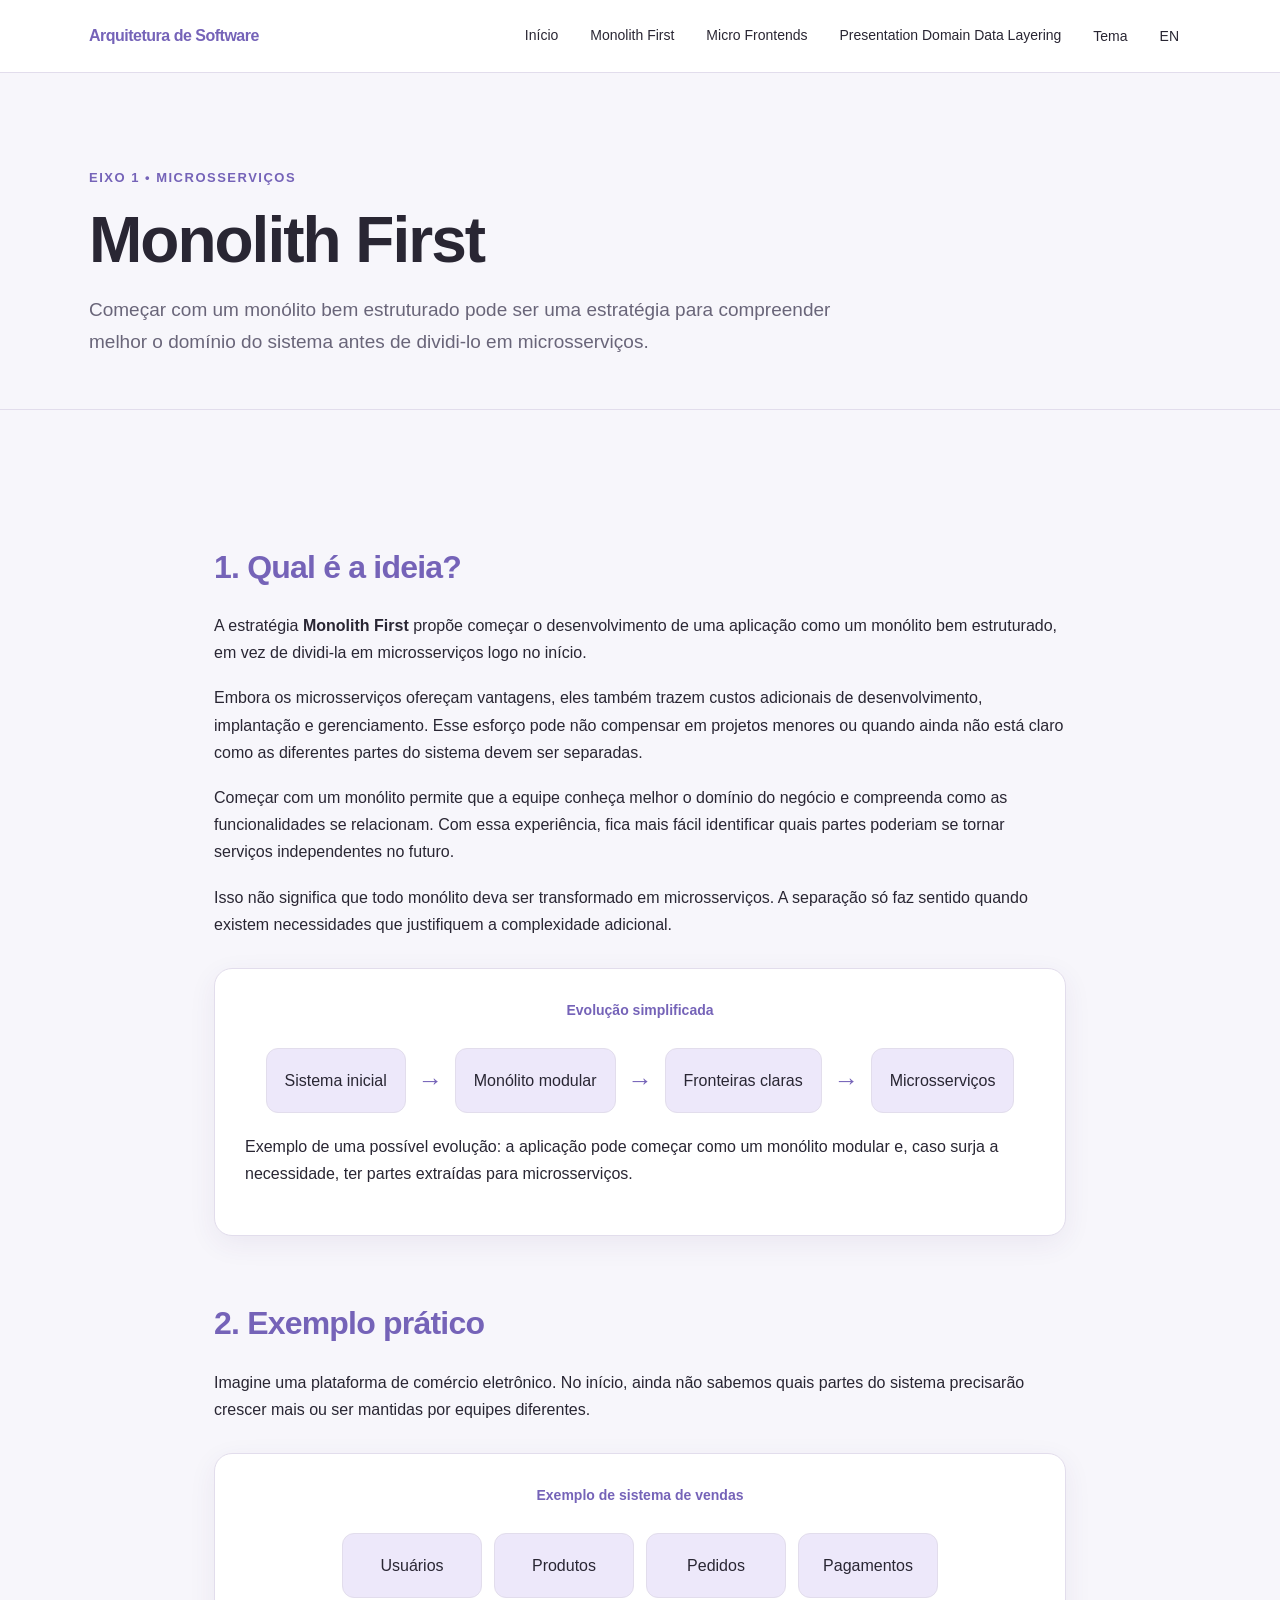
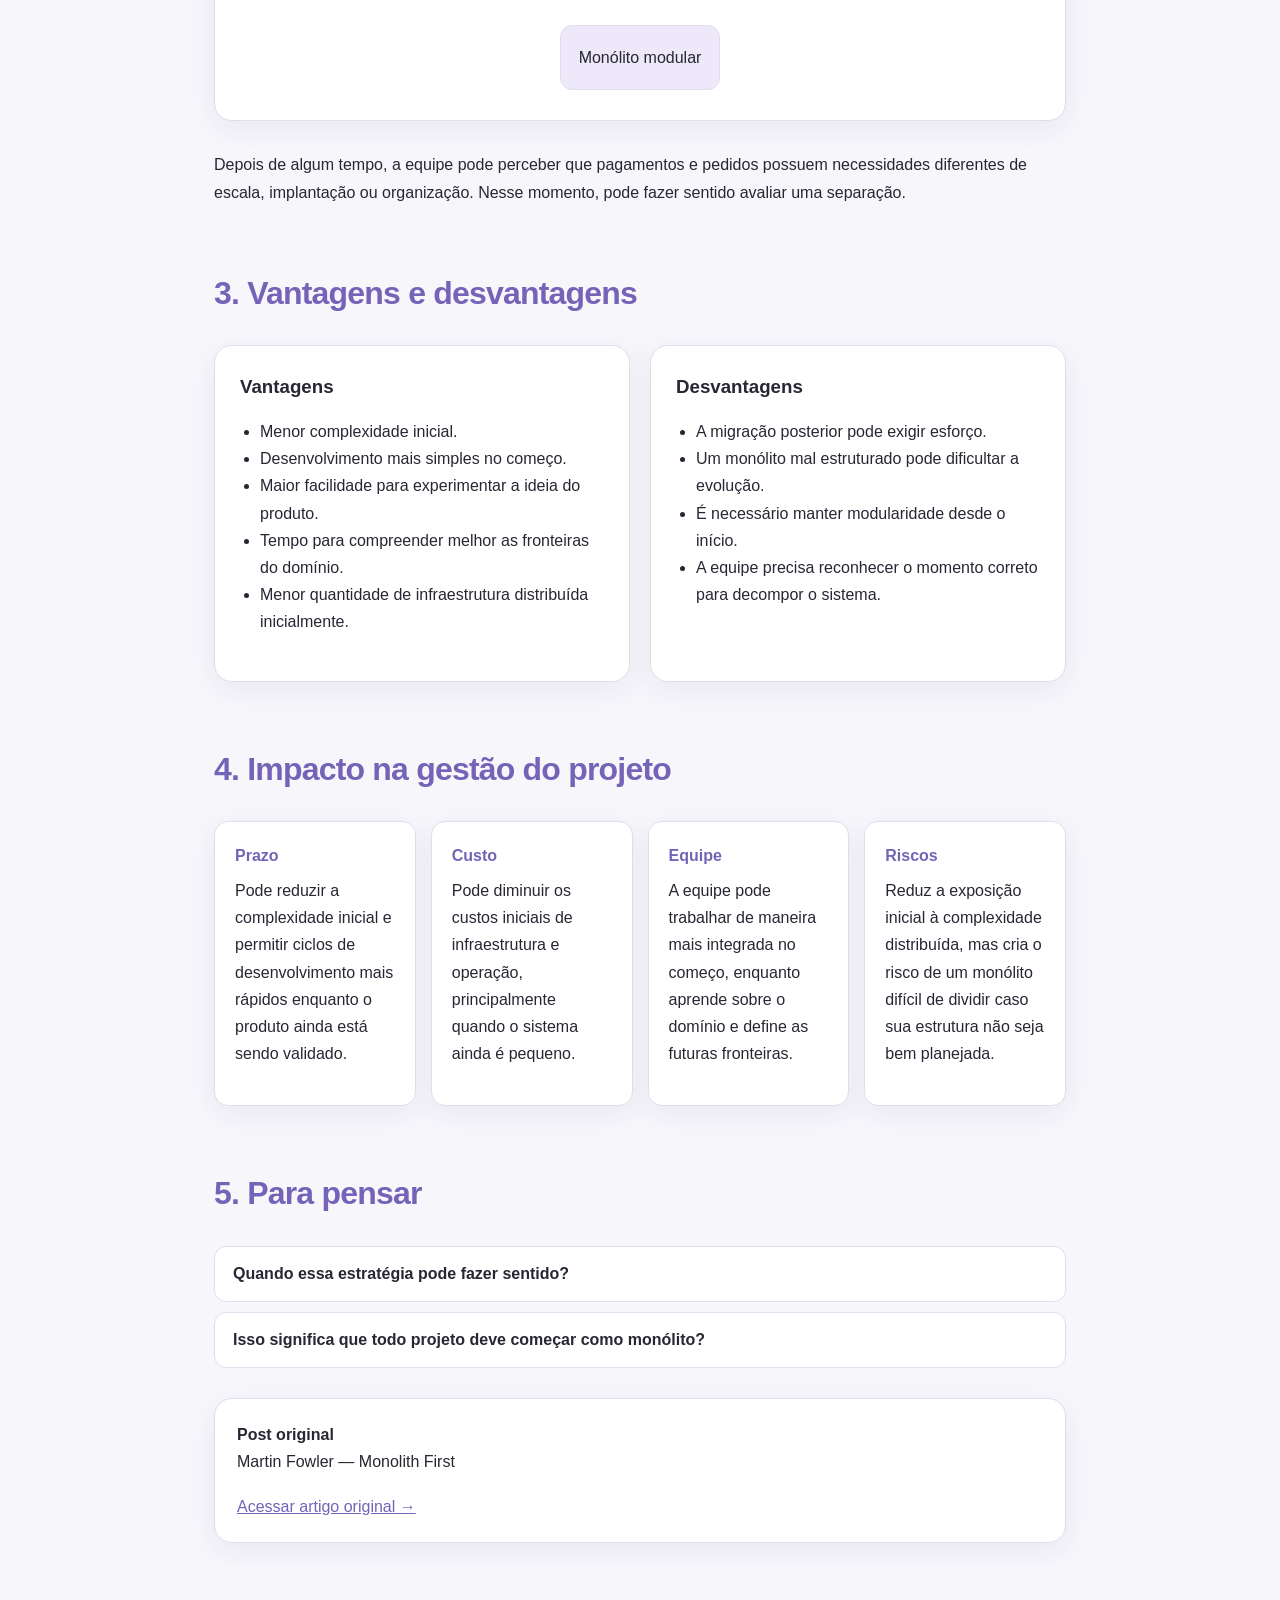
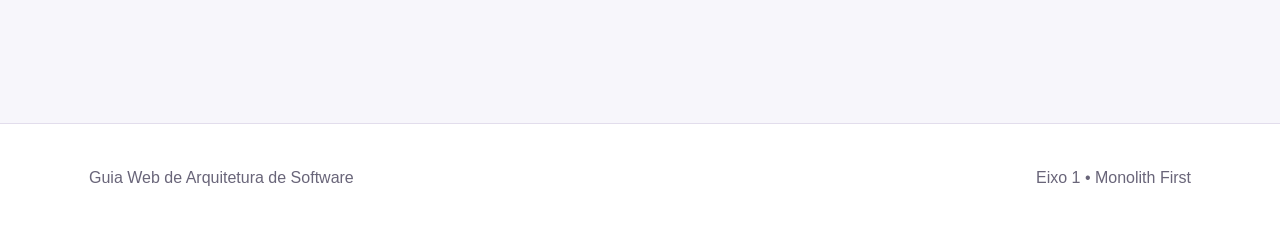
<file: monolith-first.html>
<!DOCTYPE html>
<html lang="pt-BR">

<head>

    <meta charset="UTF-8">

    <meta name="viewport" content="width=device-width, initial-scale=1.0">

    <title
        data-pt="Monolith First | Arquitetura de Software"
        data-en="Monolith First | Software Architecture">
        Monolith First | Arquitetura de Software
    </title>

    <link rel="stylesheet" href="css/style.css">

</head>

<body>

<header class="navbar">

    <div class="nav-container">

        <a href="index.html" class="logo">
            Arquitetura de Software
        </a>

        <nav class="nav-links">

            <a
                href="index.html"
                data-pt="Início"
                data-en="Home">
                Início
            </a>

            <a
                href="monolith-first.html"
                data-pt="Monolith First"
                data-en="Monolith First">
                Monolith First
            </a>

            <a
                href="micro-frontends.html"
                data-pt="Micro Frontends"
                data-en="Micro Frontends">
                Micro Frontends
            </a>

            <a
                href="camadas.html"
                data-pt="Presentation Domain Data Layering"
                data-en="Presentation Domain Data Layering">
                Presentation Domain Data Layering
            </a>

            <button
                class="nav-button"
                id="themeButton"
                data-pt="Tema"
                data-en="Theme">
                Tema
            </button>

            <button class="nav-button" id="languageButton">
                EN
            </button>

        </nav>

    </div>

</header>


<main>

<section class="article-header">

    <div class="container">

        <span
            class="eyebrow"
            data-pt="Eixo 1 • Microsserviços"
            data-en="Axis 1 • Microservices">
            Eixo 1 • Microsserviços
        </span>

        <h1>
            Monolith First
        </h1>

        <p
            data-pt="Começar com um monólito bem estruturado pode ser uma estratégia para compreender melhor o domínio do sistema antes de dividi-lo em microsserviços."
            data-en="Starting with a well-structured monolith can be a strategy for better understanding the system domain before dividing it into microservices.">
            Começar com um monólito bem estruturado pode ser uma estratégia
            para compreender melhor o domínio do sistema antes de dividi-lo
            em microsserviços.
        </p>

    </div>

</section>


<section class="section">

<div class="container article">


<section class="content-section" id="ideia">

    <h2
        data-pt="1. Qual é a ideia?"
        data-en="1. What is the idea?">
        1. Qual é a ideia?
    </h2>

    <p
        data-pt="A estratégia <strong>Monolith First</strong> propõe começar o desenvolvimento de uma aplicação como um monólito bem estruturado, em vez de dividi-la em microsserviços logo no início."
        data-en="The <strong>Monolith First</strong> strategy proposes starting the development of an application as a well-structured monolith instead of dividing it into microservices from the beginning.">
        A estratégia <strong>Monolith First</strong> propõe começar o
        desenvolvimento de uma aplicação como um monólito bem estruturado,
        em vez de dividi-la em microsserviços logo no início.
    </p>

    <p
        data-pt="Embora os microsserviços ofereçam vantagens, eles também trazem custos adicionais de desenvolvimento, implantação e gerenciamento. Esse esforço pode não compensar em projetos menores ou quando ainda não está claro como as diferentes partes do sistema devem ser separadas."
        data-en="Although microservices offer advantages, they also bring additional development, deployment, and management costs. This effort may not be worthwhile in smaller projects or when it is not yet clear how the different parts of the system should be separated.">
        Embora os microsserviços ofereçam vantagens, eles também trazem
        custos adicionais de desenvolvimento, implantação e gerenciamento.
        Esse esforço pode não compensar em projetos menores ou quando ainda
        não está claro como as diferentes partes do sistema devem ser
        separadas.
    </p>

    <p
        data-pt="Começar com um monólito permite que a equipe conheça melhor o domínio do negócio e compreenda como as funcionalidades se relacionam. Com essa experiência, fica mais fácil identificar quais partes poderiam se tornar serviços independentes no futuro."
        data-en="Starting with a monolith allows the team to better understand the business domain and how the features relate to each other. With this experience, it becomes easier to identify which parts could become independent services in the future.">
        Começar com um monólito permite que a equipe conheça melhor o
        domínio do negócio e compreenda como as funcionalidades se
        relacionam. Com essa experiência, fica mais fácil identificar
        quais partes poderiam se tornar serviços independentes no futuro.
    </p>

    <p
        data-pt="Isso não significa que todo monólito deva ser transformado em microsserviços. A separação só faz sentido quando existem necessidades que justifiquem a complexidade adicional."
        data-en="This does not mean that every monolith should be transformed into microservices. Separation only makes sense when there are needs that justify the additional complexity.">
        Isso não significa que todo monólito deva ser transformado em
        microsserviços. A separação só faz sentido quando existem
        necessidades que justifiquem a complexidade adicional.
    </p>

</section>


<div class="diagram">

    <div
        class="diagram-title"
        data-pt="Evolução simplificada"
        data-en="Simplified evolution">
        Evolução simplificada
    </div>

    <div class="diagram-row">

        <div
            class="diagram-box"
            data-pt="Sistema inicial"
            data-en="Initial system">
            Sistema inicial
        </div>

        <div class="arrow">→</div>

        <div
            class="diagram-box"
            data-pt="Monólito modular"
            data-en="Modular monolith">
            Monólito modular
        </div>

        <div class="arrow">→</div>

        <div
            class="diagram-box"
            data-pt="Fronteiras claras"
            data-en="Clear boundaries">
            Fronteiras claras
        </div>

        <div class="arrow">→</div>

        <div
            class="diagram-box"
            data-pt="Microsserviços"
            data-en="Microservices">
            Microsserviços
        </div>

    </div>

    <p
        class="diagram-caption"
        style="margin-top: 20px;"
        data-pt="Exemplo de uma possível evolução: a aplicação pode começar como um monólito modular e, caso surja a necessidade, ter partes extraídas para microsserviços."
        data-en="Example of a possible evolution: the application can start as a modular monolith and, if necessary, have parts extracted into microservices.">
        Exemplo de uma possível evolução: a aplicação pode começar como
        um monólito modular e, caso surja a necessidade, ter partes
        extraídas para microsserviços.
    </p>

</div>


<h2
    data-pt="2. Exemplo prático"
    data-en="2. Practical example">
    2. Exemplo prático
</h2>

<p
    data-pt="Imagine uma plataforma de comércio eletrônico. No início, ainda não sabemos quais partes do sistema precisarão crescer mais ou ser mantidas por equipes diferentes."
    data-en="Imagine an e-commerce platform. At the beginning, we still do not know which parts of the system will need to grow more or be maintained by different teams.">
    Imagine uma plataforma de comércio eletrônico. No início, ainda não
    sabemos quais partes do sistema precisarão crescer mais ou ser mantidas
    por equipes diferentes.
</p>


<div class="diagram">

    <div
        class="diagram-title"
        data-pt="Exemplo de sistema de vendas"
        data-en="Sales system example">
        Exemplo de sistema de vendas
    </div>

    <div class="diagram-row">

        <div
            class="diagram-box"
            data-pt="Usuários"
            data-en="Users">
            Usuários
        </div>

        <div
            class="diagram-box"
            data-pt="Produtos"
            data-en="Products">
            Produtos
        </div>

        <div
            class="diagram-box"
            data-pt="Pedidos"
            data-en="Orders">
            Pedidos
        </div>

        <div
            class="diagram-box"
            data-pt="Pagamentos"
            data-en="Payments">
            Pagamentos
        </div>

    </div>

    <br>

    <div class="diagram-row">

        <div
            class="diagram-box"
            data-pt="Monólito modular"
            data-en="Modular monolith">
            Monólito modular
        </div>

    </div>

</div>


<p
    data-pt="Depois de algum tempo, a equipe pode perceber que pagamentos e pedidos possuem necessidades diferentes de escala, implantação ou organização. Nesse momento, pode fazer sentido avaliar uma separação."
    data-en="After some time, the team may realize that payments and orders have different scaling, deployment, or organizational needs. At that point, it may make sense to evaluate a separation.">
    Depois de algum tempo, a equipe pode perceber que pagamentos e pedidos
    possuem necessidades diferentes de escala, implantação ou organização.
    Nesse momento, pode fazer sentido avaliar uma separação.
</p>


<h2
    data-pt="3. Vantagens e desvantagens"
    data-en="3. Advantages and disadvantages">
    3. Vantagens e desvantagens
</h2>


<div class="pros-cons">

<div class="pros">

<h3
    data-pt="Vantagens"
    data-en="Advantages">
    Vantagens
</h3>

<ul>

<li
    data-pt="Menor complexidade inicial."
    data-en="Lower initial complexity.">
    Menor complexidade inicial.
</li>

<li
    data-pt="Desenvolvimento mais simples no começo."
    data-en="Simpler development at the beginning.">
    Desenvolvimento mais simples no começo.
</li>

<li
    data-pt="Maior facilidade para experimentar a ideia do produto."
    data-en="Greater ease in experimenting with the product idea.">
    Maior facilidade para experimentar a ideia do produto.
</li>

<li
    data-pt="Tempo para compreender melhor as fronteiras do domínio."
    data-en="Time to better understand the domain boundaries.">
    Tempo para compreender melhor as fronteiras do domínio.
</li>

<li
    data-pt="Menor quantidade de infraestrutura distribuída inicialmente."
    data-en="Less distributed infrastructure initially.">
    Menor quantidade de infraestrutura distribuída inicialmente.
</li>

</ul>

</div>


<div class="cons">

<h3
    data-pt="Desvantagens"
    data-en="Disadvantages">
    Desvantagens
</h3>

<ul>

<li
    data-pt="A migração posterior pode exigir esforço."
    data-en="Later migration may require significant effort.">
    A migração posterior pode exigir esforço.
</li>

<li
    data-pt="Um monólito mal estruturado pode dificultar a evolução."
    data-en="A poorly structured monolith can make evolution difficult.">
    Um monólito mal estruturado pode dificultar a evolução.
</li>

<li
    data-pt="É necessário manter modularidade desde o início."
    data-en="Modularity needs to be maintained from the beginning.">
    É necessário manter modularidade desde o início.
</li>

<li
    data-pt="A equipe precisa reconhecer o momento correto para decompor o sistema."
    data-en="The team needs to recognize the right time to decompose the system.">
    A equipe precisa reconhecer o momento correto para decompor o sistema.
</li>

</ul>

</div>

</div>


<h2
    data-pt="4. Impacto na gestão do projeto"
    data-en="4. Impact on project management">
    4. Impacto na gestão do projeto
</h2>


<div class="impact-grid">

<div class="impact-card">

<strong
    data-pt="Prazo"
    data-en="Deadline">
    Prazo
</strong>

<p
    data-pt="Pode reduzir a complexidade inicial e permitir ciclos de desenvolvimento mais rápidos enquanto o produto ainda está sendo validado."
    data-en="It can reduce initial complexity and allow faster development cycles while the product is still being validated.">
    Pode reduzir a complexidade inicial e permitir ciclos de desenvolvimento
    mais rápidos enquanto o produto ainda está sendo validado.
</p>

</div>


<div class="impact-card">

<strong
    data-pt="Custo"
    data-en="Cost">
    Custo
</strong>

<p
    data-pt="Pode diminuir os custos iniciais de infraestrutura e operação, principalmente quando o sistema ainda é pequeno."
    data-en="It can reduce initial infrastructure and operational costs, especially when the system is still small.">
    Pode diminuir os custos iniciais de infraestrutura e operação,
    principalmente quando o sistema ainda é pequeno.
</p>

</div>


<div class="impact-card">

<strong
    data-pt="Equipe"
    data-en="Team">
    Equipe
</strong>

<p
    data-pt="A equipe pode trabalhar de maneira mais integrada no começo, enquanto aprende sobre o domínio e define as futuras fronteiras."
    data-en="The team can work in a more integrated way at the beginning while learning about the domain and defining future boundaries.">
    A equipe pode trabalhar de maneira mais integrada no começo, enquanto
    aprende sobre o domínio e define as futuras fronteiras.
</p>

</div>


<div class="impact-card">

<strong
    data-pt="Riscos"
    data-en="Risks">
    Riscos
</strong>

<p
    data-pt="Reduz a exposição inicial à complexidade distribuída, mas cria o risco de um monólito difícil de dividir caso sua estrutura não seja bem planejada."
    data-en="It reduces initial exposure to distributed complexity, but creates the risk of a monolith that is difficult to split if its structure is not well planned.">
    Reduz a exposição inicial à complexidade distribuída, mas cria o risco
    de um monólito difícil de dividir caso sua estrutura não seja bem planejada.
</p>

</div>

</div>


<h2
    data-pt="5. Para pensar"
    data-en="5. Questions to consider">
    5. Para pensar
</h2>


<div class="accordion">

<div class="accordion-item">

<button
    class="accordion-button"
    data-pt="Quando essa estratégia pode fazer sentido?"
    data-en="When can this strategy make sense?">
    Quando essa estratégia pode fazer sentido?
</button>

<div class="accordion-content">

<p
    data-pt="Principalmente quando o produto ainda é novo e a equipe possui muitas incertezas sobre o domínio e sobre quais partes realmente precisarão de independência."
    data-en="Especially when the product is still new and the team has many uncertainties about the domain and which parts will actually need independence.">
    Principalmente quando o produto ainda é novo e a equipe possui muitas
    incertezas sobre o domínio e sobre quais partes realmente precisarão
    de independência.
</p>

</div>

</div>


<div class="accordion-item">

<button
    class="accordion-button"
    data-pt="Isso significa que todo projeto deve começar como monólito?"
    data-en="Does this mean every project should start as a monolith?">
    Isso significa que todo projeto deve começar como monólito?
</button>

<div class="accordion-content">

<p
    data-pt="Não. A própria discussão de Fowler apresenta essa recomendação como uma estratégia que depende do contexto. Projetos e equipes diferentes podem possuir necessidades diferentes."
    data-en="No. Fowler's discussion presents this recommendation as a strategy that depends on context. Different projects and teams may have different needs.">
    Não. A própria discussão de Fowler apresenta essa recomendação como
    uma estratégia que depende do contexto. Projetos e equipes diferentes
    podem possuir necessidades diferentes.
</p>

</div>

</div>

</div>


<div class="source-box">

<strong
    data-pt="Post original"
    data-en="Original post">
    Post original
</strong>

<p>
    Martin Fowler — Monolith First
</p>

<a
    href="https://martinfowler.com/bliki/MonolithFirst.html"
    target="_blank"
    data-pt="Acessar artigo original →"
    data-en="Access original article →">
    Acessar artigo original →
</a>

</div>


</div>

</section>

</main>


<footer>

<div class="container footer-content">

<div
    data-pt="Guia Web de Arquitetura de Software"
    data-en="Software Architecture Web Guide">
    Guia Web de Arquitetura de Software
</div>

<div
    data-pt="Eixo 1 • Monolith First"
    data-en="Axis 1 • Monolith First">
    Eixo 1 • Monolith First
</div>

</div>

</footer>


<script src="js/script.js"></script>

</body>

</html>
</file>
<file: css/style.css>
:root {
    --bg: #F7F6FB;
    --surface: #FFFFFF;
    --surface-2: #EDE8FA;
    --text: #292633;
    --text-light: #696579;
    --border: #E2DDEC;
    --accent: #7563B8;
    --accent-dark: #5D4A9B;
    --shadow: 0 8px 28px rgba(65, 49, 112, 0.07);
    --radius: 18px;
}

[data-theme="dark"] {
    --bg: #17151E;
    --surface: #211E2B;
    --surface-2: #302A40;
    --text: #F2EFFA;
    --text-light: #BDB6CE;
    --border: #40384F;
    --accent: #A997EF;
    --accent-dark: #C0B3FF;
    --shadow: 0 8px 28px rgba(0, 0, 0, 0.22);
}

* {
    margin: 0;
    padding: 0;
    box-sizing: border-box;
}

html {
    scroll-behavior: smooth;
}

body {
    font-family: Arial, Helvetica, sans-serif;
    background: var(--bg);
    color: var(--text);
    line-height: 1.7;
}

a {
    color: inherit;
    text-decoration: none;
}

button {
    font-family: inherit;
}

/* NAVBAR */

.navbar {
    position: sticky;
    top: 0;
    z-index: 1000;
    background: rgba(255, 255, 255, 0.92);
    border-bottom: 1px solid var(--border);
    backdrop-filter: blur(10px);
}

[data-theme="dark"] .navbar {
    background: rgba(23, 21, 30, 0.94);
}

.nav-container {
    max-width: 1150px;
    margin: auto;
    padding: 16px 24px;
    display: flex;
    align-items: center;
    justify-content: space-between;
    gap: 20px;
}

.logo {
    font-weight: 800;
    letter-spacing: -0.5px;
    color: var(--accent);
}

.nav-links {
    display: flex;
    gap: 8px;
    flex-wrap: wrap;
}

.nav-links a,
.nav-button {
    border: none;
    background: transparent;
    color: var(--text);
    padding: 8px 12px;
    border-radius: 8px;
    cursor: pointer;
    font-size: 14px;
    transition: background 0.2s, color 0.2s;
}

.nav-links a:hover,
.nav-button:hover {
    background: var(--surface-2);
    color: var(--accent);
}

/* CONTAINER */

.container {
    max-width: 1150px;
    margin: auto;
    padding: 0 24px;
}

/* HERO */

.hero {
    padding: 100px 0 80px;
}

.hero-content {
    max-width: 850px;
}

.eyebrow {
    display: inline-block;
    font-size: 13px;
    font-weight: 700;
    text-transform: uppercase;
    letter-spacing: 1.5px;
    color: var(--accent);
    margin-bottom: 18px;
}

.hero h1 {
    font-size: clamp(42px, 7vw, 72px);
    line-height: 1.05;
    letter-spacing: -2.5px;
    margin-bottom: 25px;
}

.hero p {
    font-size: 20px;
    color: var(--text-light);
    max-width: 750px;
    line-height: 1.8;
}

.hero-buttons {
    display: flex;
    gap: 12px;
    margin-top: 30px;
    flex-wrap: wrap;
}

/* BUTTONS */

.btn {
    display: inline-flex;
    align-items: center;
    justify-content: center;
    padding: 12px 18px;
    border-radius: 10px;
    border: 1px solid var(--border);
    font-weight: 600;
    transition: transform 0.2s, box-shadow 0.2s,
                background 0.2s;
}

.btn-primary {
    background: var(--accent);
    color: #FFFFFF;
    border-color: var(--accent);
    box-shadow: 0 5px 14px rgba(117, 99, 184, 0.2);
}

.btn-primary:hover {
    background: var(--accent-dark);
    border-color: var(--accent-dark);
    color: #FFFFFF;
    transform: translateY(-2px);
    box-shadow: 0 8px 20px rgba(117, 99, 184, 0.25);
}

[data-theme="dark"] .btn-primary {
    color: #211832;
}

[data-theme="dark"] .btn-primary:hover {
    color: #211832;
}

.btn-secondary {
    background: var(--surface);
    border-color: var(--border);
}

.btn-secondary:hover {
    background: var(--surface-2);
    border-color: var(--accent);
    transform: translateY(-2px);
}

/* SECTIONS */

.section {
    padding: 70px 0;
}

.section-title {
    font-size: 34px;
    letter-spacing: -0.8px;
    margin-bottom: 12px;
}

.section-description {
    color: var(--text-light);
    margin-bottom: 35px;
    line-height: 1.8;
}

/* CARDS */

.cards {
    display: grid;
    grid-template-columns: repeat(3, minmax(0, 1fr));
    gap: 20px;
}

.card {
    background: var(--surface);
    border: 1px solid var(--border);
    border-radius: var(--radius);
    padding: 28px;
    box-shadow: var(--shadow);
    transition: transform 0.25s ease,
                box-shadow 0.25s ease,
                border-color 0.25s ease;
}

.card:hover {
    transform: translateY(-5px);
    border-color: var(--accent);
    box-shadow: 0 14px 32px rgba(65, 49, 112, 0.12);
}

.card-number {
    font-size: 13px;
    color: var(--accent);
    font-weight: 700;
    margin-bottom: 20px;
}

.card h3 {
    margin-bottom: 12px;
    font-size: 22px;
}

.card p {
    color: var(--text-light);
}

.card-link {
    display: inline-block;
    margin-top: 20px;
    font-weight: 700;
    color: var(--accent);
    transition: color 0.2s;
}

.card-link:hover {
    color: var(--accent-dark);
}

/* TAGS */

.tag {
    display: inline-block;
    background: var(--surface-2);
    color: var(--accent);
    border: 1px solid var(--border);
    padding: 5px 9px;
    border-radius: 100px;
    font-size: 12px;
    font-weight: 600;
    margin-bottom: 15px;
}

/* ARTICLE */

.article-header {
    padding: 90px 0 50px;
    border-bottom: 1px solid var(--border);
}

.article-header h1 {
    font-size: clamp(40px, 6vw, 64px);
    line-height: 1.05;
    letter-spacing: -2px;
    max-width: 850px;
}

.article-header p {
    margin-top: 20px;
    font-size: 19px;
    color: var(--text-light);
    max-width: 800px;
}

.article {
    max-width: 900px;
    margin: auto;
}

.article h2 {
    margin-top: 60px;
    margin-bottom: 18px;
    font-size: 32px;
    letter-spacing: -0.8px;
    color: var(--accent);
}

.article h3 {
    margin-top: 30px;
    margin-bottom: 10px;
}

.article p {
    margin-bottom: 18px;
}

.article ul {
    margin: 15px 0 20px 25px;
}

.source-box {
    background: var(--surface);
    border: 1px solid var(--border);
    padding: 22px;
    border-radius: var(--radius);
    margin: 30px 0;
    box-shadow: var(--shadow);
}

.source-box a {
    text-decoration: underline;
    color: var(--accent);
}

/* DIAGRAM */

.diagram {
    background: var(--surface);
    border: 1px solid var(--border);
    border-radius: var(--radius);
    padding: 30px;
    margin: 30px 0;
    overflow-x: auto;
    box-shadow: var(--shadow);
}

.diagram-title {
    text-align: center;
    margin-bottom: 25px;
    color: var(--accent);
    font-size: 14px;
    font-weight: 600;
}

.diagram-row {
    display: flex;
    align-items: center;
    justify-content: center;
    gap: 12px;
    min-width: 600px;
}

.diagram-box {
    background: var(--surface-2);
    border: 1px solid var(--border);
    border-radius: 12px;
    padding: 18px;
    text-align: center;
    min-width: 140px;
    transition: border-color 0.2s, background 0.2s;
}

.diagram-box:hover {
    border-color: var(--accent);
    background: var(--surface);
}

.arrow {
    font-size: 25px;
    color: var(--accent);
}

/* IMPACT */

.impact-grid {
    display: grid;
    grid-template-columns: repeat(4, minmax(0, 1fr));
    gap: 15px;
    margin-top: 25px;
}

.impact-card {
    background: var(--surface);
    border: 1px solid var(--border);
    border-radius: 14px;
    padding: 20px;
    box-shadow: var(--shadow);
}

.impact-card strong {
    display: block;
    margin-bottom: 8px;
    color: var(--accent);
}

/* ADVANTAGES */

.pros-cons {
    display: grid;
    grid-template-columns: 1fr 1fr;
    gap: 20px;
    margin-top: 25px;
}

.pros,
.cons {
    padding: 25px;
    border-radius: var(--radius);
    border: 1px solid var(--border);
    background: var(--surface);
    box-shadow: var(--shadow);
}

.pros h3,
.cons h3 {
    margin-top: 0;
}

.pros ul,
.cons ul {
    margin-left: 20px;
}

/* ACCORDION */

.accordion {
    margin-top: 25px;
}

.accordion-item {
    border: 1px solid var(--border);
    border-radius: 12px;
    margin-bottom: 10px;
    overflow: hidden;
    background: var(--surface);
    transition: border-color 0.2s;
}

.accordion-item:hover,
.accordion-item.active {
    border-color: var(--accent);
}

.accordion-button {
    width: 100%;
    padding: 18px;
    border: none;
    background: transparent;
    color: var(--text);
    text-align: left;
    font-size: 16px;
    font-weight: 700;
    cursor: pointer;
    transition: color 0.2s;
}

.accordion-button:hover {
    color: var(--accent);
}

.accordion-content {
    display: none;
    padding: 0 18px 18px;
    color: var(--text-light);
}

.accordion-item.active .accordion-content {
    display: block;
}

/* FOOTER */

footer {
    margin-top: 80px;
    padding: 40px 0;
    border-top: 1px solid var(--border);
    background: var(--surface);
    color: var(--text-light);
}

.footer-content {
    display: flex;
    justify-content: space-between;
    gap: 20px;
}

/* IMAGENS DE DIAGRAMAS */

.diagram-image {
    display: block;
    width: 100%;
    max-width: 400px;
    height: auto;
    margin: 0 auto;
    border-radius: 12px;
}

/* INTEGRANTES */

.integrantes-cards {
    display: grid;
    grid-template-columns: repeat(2, minmax(0, 1fr));
    gap: 20px;
    width: 100%;
    max-width: 1100px;
    margin: 0 auto;
}

.integrante-card {
    display: flex;
    flex-direction: row;
    align-items: center;
    gap: 24px;
    min-width: 0;
    padding: 24px;
    min-height: 180px;
    box-sizing: border-box;
    border-radius: var(--radius);
}

.integrante-foto {
    width: 120px;
    height: 120px;
    min-width: 120px;
    object-fit: cover;
    object-position: center;
    border-radius: 50%;
    border: 3px solid var(--accent);
    box-sizing: border-box;
}

.integrante-card h3 {
    margin: 0;
    font-size: 20px;
    line-height: 1.4;
    overflow-wrap: anywhere;
    min-width: 0;
}

@media (max-width: 850px) {
    .integrantes-cards {
        grid-template-columns: 1fr;
    }
}

@media (max-width: 600px) {
    .integrante-card {
        gap: 16px;
        padding: 18px;
        min-height: 140px;
    }

    .integrante-foto {
        width: 90px;
        height: 90px;
        min-width: 90px;
    }

    .integrante-card h3 {
        font-size: 17px;
    }
}

/* RESPONSIVE */

@media (max-width: 850px) {
    .cards,
    .impact-grid {
        grid-template-columns: repeat(2, minmax(0, 1fr));
    }

    .nav-container {
        align-items: flex-start;
        flex-direction: column;
    }

    .integrantes-cards {
        grid-template-columns: 1fr;
    }

    .integrante-card h3 {
        white-space: normal;
    }
}

@media (max-width: 600px) {
    .hero {
        padding: 70px 0 50px;
    }

    .cards,
    .impact-grid,
    .pros-cons {
        grid-template-columns: 1fr;
    }

    .hero h1 {
        letter-spacing: -2px;
    }

    .section-title {
        font-size: 29px;
    }

    .footer-content {
        flex-direction: column;
    }

    .integrante-card {
        gap: 16px;
        padding: 20px;
    }

    .integrante-foto {
        width: 95px;
        height: 95px;
        min-width: 95px;
    }

    .integrante-card h3 {
        font-size: 18px;
    }
}

/* ACESSIBILIDADE */

a:focus-visible,
button:focus-visible {
    outline: 3px solid var(--accent);
    outline-offset: 3px;
}

@media (prefers-reduced-motion: reduce) {
    *,
    *::before,
    *::after {
        scroll-behavior: auto !important;
        transition-duration: 0.01ms !important;
        animation-duration: 0.01ms !important;
    }
}
</file>
